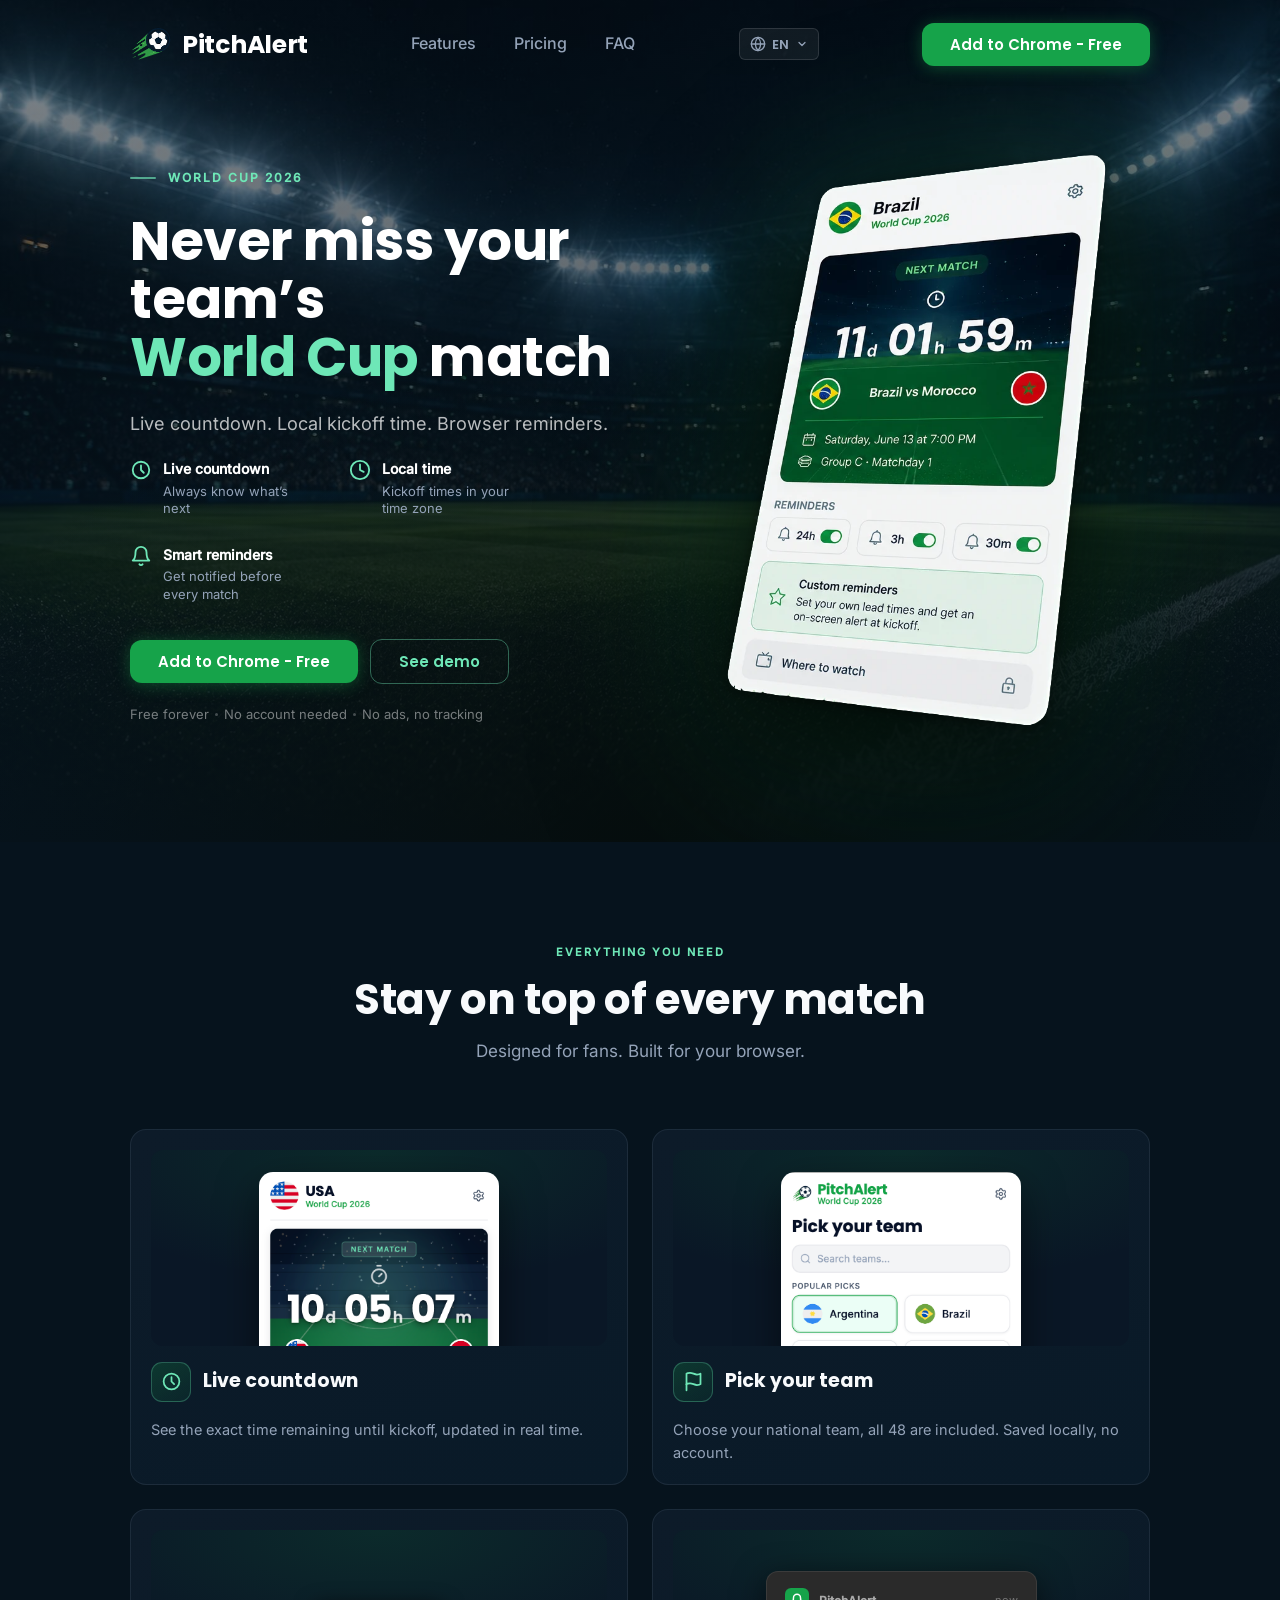
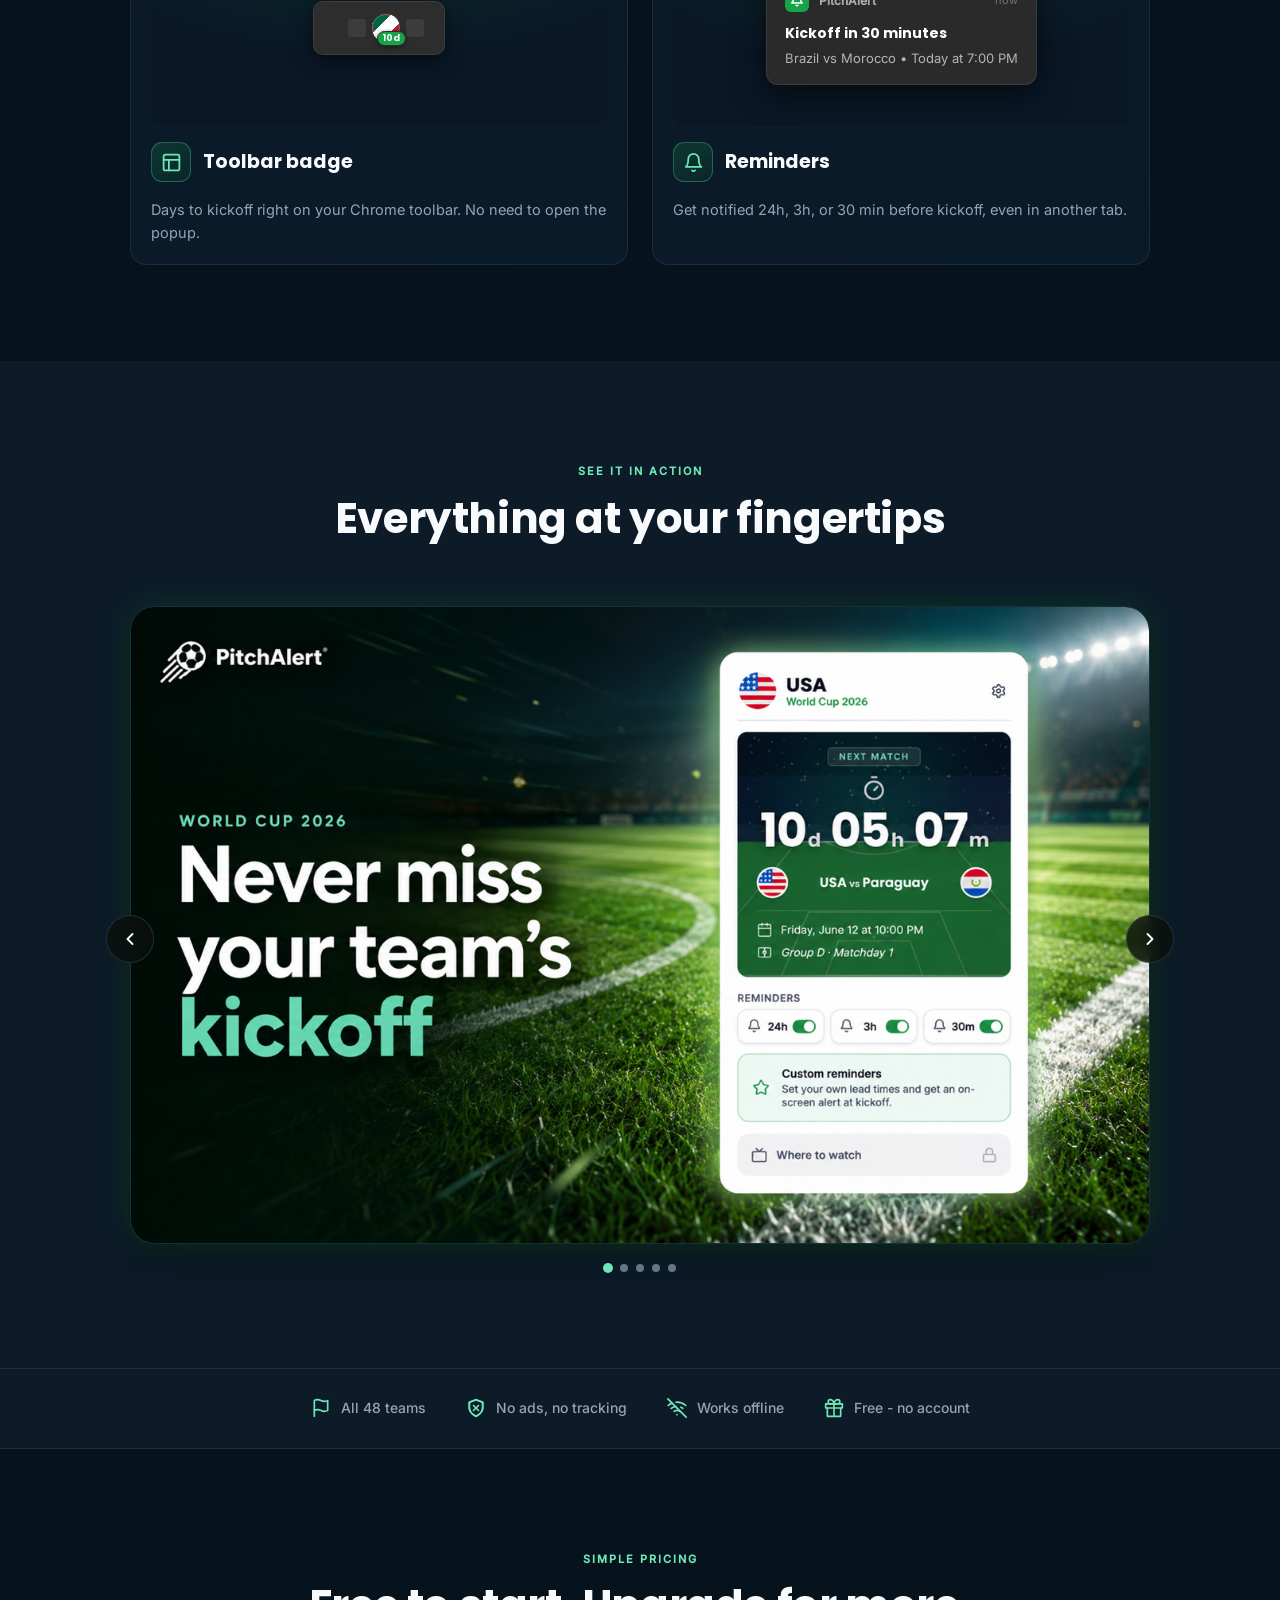
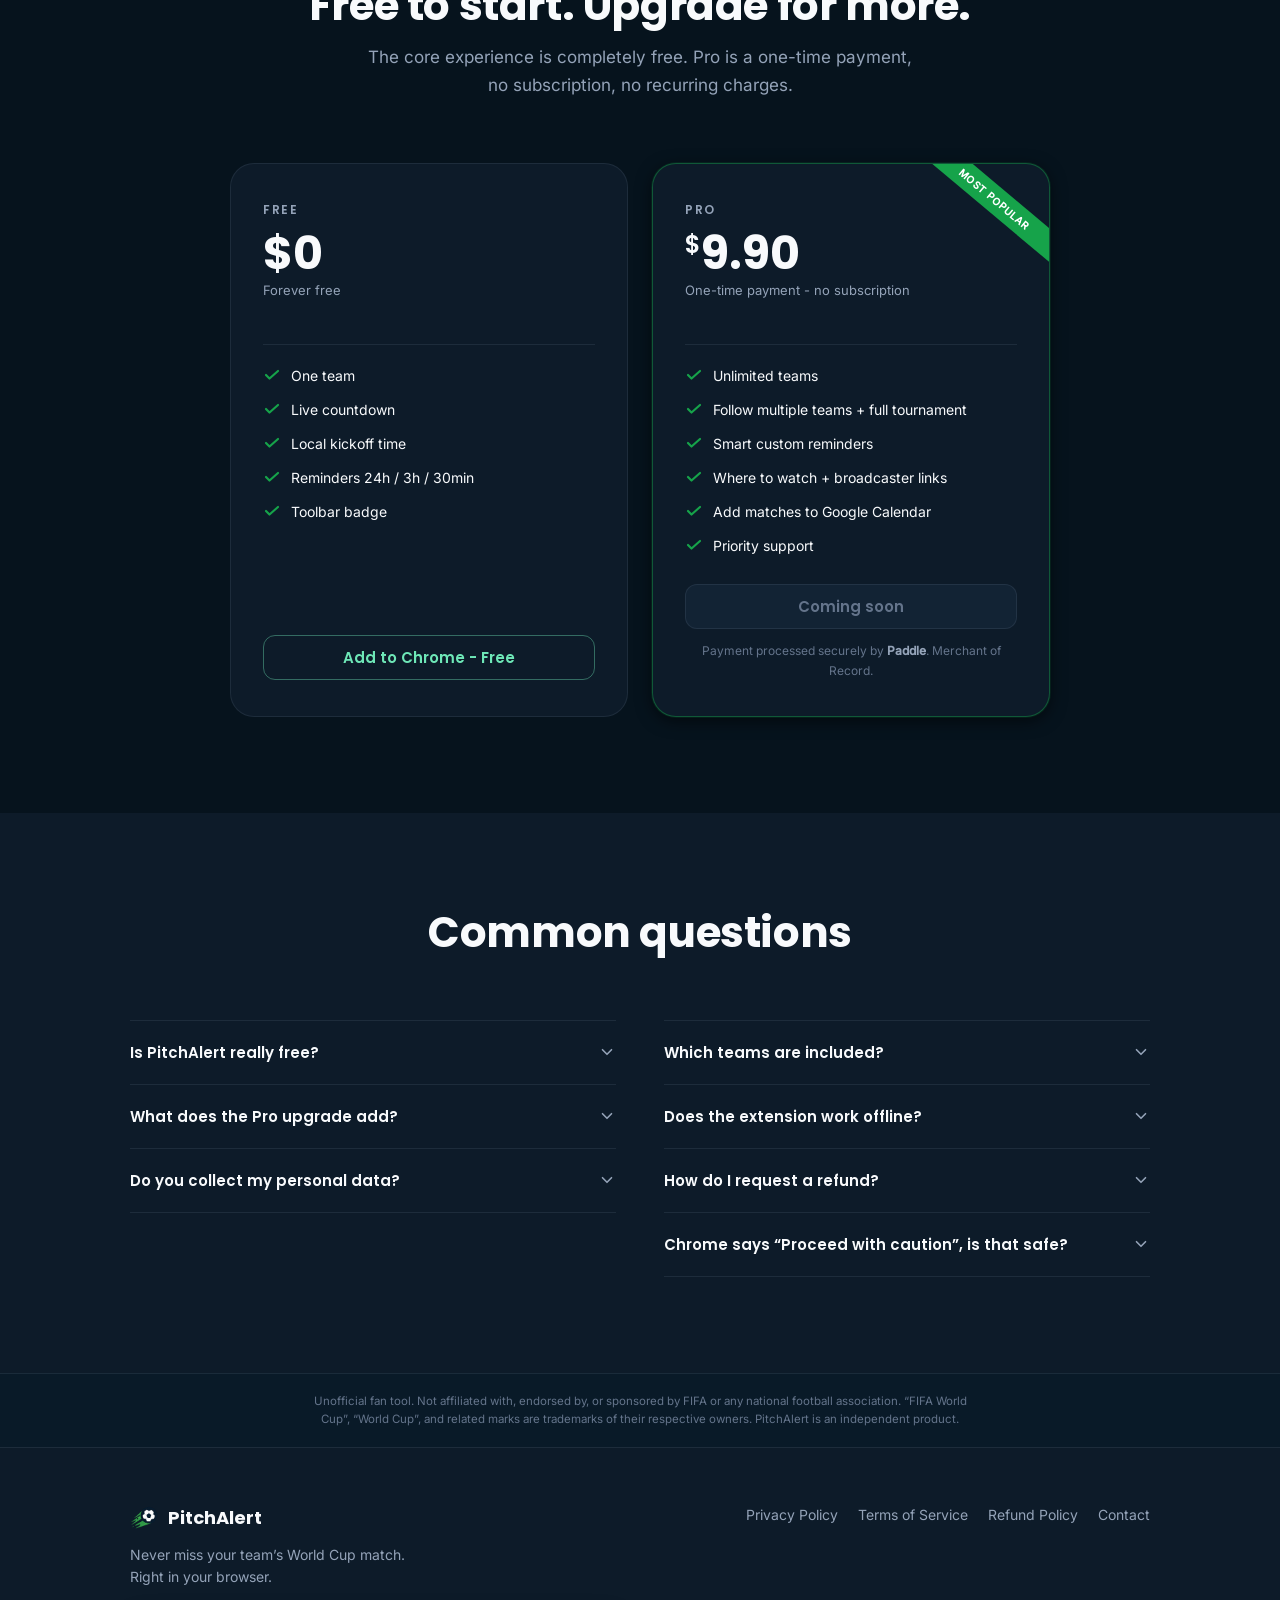
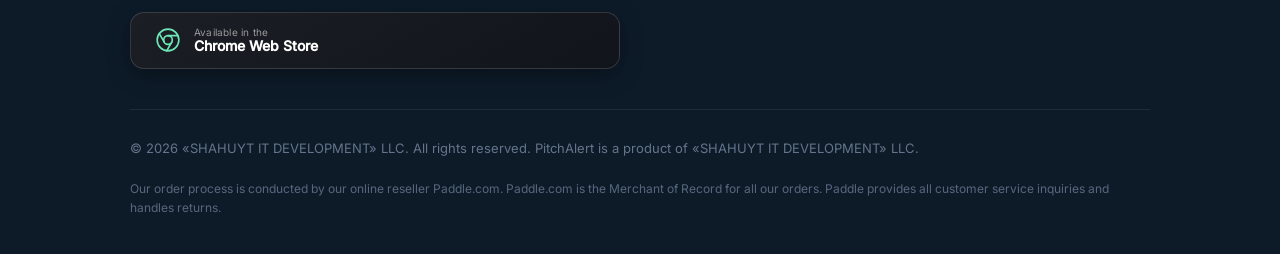
<file: index.html>
<!DOCTYPE html>
<html lang="en">
<head>
  <meta charset="UTF-8">
  <meta name="viewport" content="width=device-width, initial-scale=1.0">
  <title data-i18n="meta.title">PitchAlert | Never Miss Your Team's World Cup 2026 Match</title>
  <meta name="description" data-i18n-attr="content:meta.description" content="PitchAlert gives you a live countdown to your national team's next World Cup 2026 match, kickoff time in your local timezone, and reminders 24h, 3h, and 30 min before kickoff, right in your browser.">
  <link rel="icon" type="image/png" href="assets/logo/mark.png">
  <link rel="stylesheet" href="assets/css/style.css">
  <!-- i18n dictionaries — synchronous, no FOUC -->
  <script src="assets/js/i18n-data.js"></script>
</head>
<body>

  <!-- =====================================================================
       NAV, fixed, transparent over hero, solidifies on scroll (nav.js)
  ====================================================================== -->
  <header>
    <nav class="site-nav" aria-label="Main navigation">
      <div class="container nav-inner">

        <a href="/" class="nav-brand" data-i18n-attr="aria-label:nav.home" aria-label="PitchAlert home">
          <img src="assets/logo/mark.png" alt="" class="nav-brand-mark" width="32" height="32">
          <span class="nav-brand-name">PitchAlert</span>
        </a>

        <ul class="nav-links" role="list">
          <li><a href="#features" data-i18n="nav.features">Features</a></li>
          <li><a href="#pricing" data-i18n="nav.pricing">Pricing</a></li>
          <li><a href="#faq" data-i18n="nav.faq">FAQ</a></li>
        </ul>

        <!-- Language switcher -->
        <div class="lang-switcher" role="navigation" aria-label="Language">
          <button
            class="lang-switcher-toggle"
            aria-haspopup="true"
            aria-expanded="false"
            data-i18n-attr="aria-label:nav.langLabel"
            aria-label="Language"
          >
            <!-- Globe icon -->
            <svg width="16" height="16" viewBox="0 0 24 24" fill="none" stroke="currentColor"
                 stroke-width="2" stroke-linecap="round" stroke-linejoin="round" aria-hidden="true">
              <circle cx="12" cy="12" r="10"/>
              <line x1="2" y1="12" x2="22" y2="12"/>
              <path d="M12 2a15.3 15.3 0 0 1 4 10 15.3 15.3 0 0 1-4 10 15.3 15.3 0 0 1-4-10 15.3 15.3 0 0 1 4-10z"/>
            </svg>
            <span class="lang-switcher-current">EN</span>
            <svg class="lang-switcher-chevron" width="12" height="12" viewBox="0 0 24 24" fill="none"
                 stroke="currentColor" stroke-width="2.5" stroke-linecap="round" stroke-linejoin="round" aria-hidden="true">
              <polyline points="6 9 12 15 18 9"/>
            </svg>
          </button>
          <ul class="lang-dropdown" role="list">
            <li>
              <button class="lang-btn lang-btn--active" data-lang="en" aria-current="true">
                <span class="lang-btn-code">EN</span>
                <span class="lang-btn-name">English</span>
              </button>
            </li>
            <li>
              <button class="lang-btn" data-lang="es" aria-current="false">
                <span class="lang-btn-code">ES</span>
                <span class="lang-btn-name">Español</span>
              </button>
            </li>
            <li>
              <button class="lang-btn" data-lang="pt-br" aria-current="false">
                <span class="lang-btn-code">PT</span>
                <span class="lang-btn-name">Português</span>
              </button>
            </li>
          </ul>
        </div>

        <a
          href="https://chromewebstore.google.com/detail/pitchalert/bgmcmmhmpmnfkdcknpfgkmeljocdfhgc"
          class="btn btn-primary nav-cta"
          rel="noopener noreferrer"
          target="_blank"
          data-i18n="nav.cta"
        >
          <svg width="18" height="18" viewBox="0 0 24 24" fill="none" stroke="currentColor"
               stroke-width="2" stroke-linecap="round" stroke-linejoin="round" aria-hidden="true">
            <circle cx="12" cy="12" r="10"/>
            <circle cx="12" cy="12" r="4"/>
            <line x1="21.17" y1="8" x2="12" y2="8"/>
            <line x1="3.95" y1="6.06" x2="8.54" y2="14"/>
            <line x1="10.88" y1="21.94" x2="15.46" y2="14"/>
          </svg>
          Add to Chrome - Free
        </a>

      </div>
    </nav>
  </header>

  <main>

    <!-- ==================================================================
         HERO, stadium bg (see --stadium-bg in style.css to swap photo)
    =================================================================== -->
    <section class="hero" aria-labelledby="hero-heading">
      <div class="container hero-inner">

        <!-- Copy side -->
        <div class="hero-copy">

          <p class="hero-eyebrow" data-i18n="hero.eyebrow">World Cup 2026</p>

          <h1 class="hero-title" id="hero-heading">
            <span data-i18n="hero.title">Never miss your team's</span>
            <span class="hero-title-hl"><em data-i18n="hero.titleHlEm">World Cup</em> <span data-i18n="hero.titleHl">match</span></span>
          </h1>

          <p class="hero-sub" data-i18n="hero.sub">
            Live countdown. Local kickoff time. Browser reminders.
          </p>

          <!-- 3 hero features: icon + title + description (matches the source design) -->
          <div class="hero-feats" role="list" aria-label="Key features">
            <div class="hero-feat" role="listitem">
              <span class="hero-feat-icon" aria-hidden="true">
                <svg viewBox="0 0 24 24"><circle cx="12" cy="12" r="9"/><polyline points="12 7 12 12 15 15"/></svg>
              </span>
              <span class="hero-feat-text">
                <span class="hero-feat-title" data-i18n="hero.feat1Title">Live countdown</span>
                <span class="hero-feat-desc" data-i18n="hero.feat1Desc">Always know what's next</span>
              </span>
            </div>
            <div class="hero-feat" role="listitem">
              <span class="hero-feat-icon" aria-hidden="true">
                <svg viewBox="0 0 24 24"><circle cx="12" cy="12" r="10"/><polyline points="12 6 12 12 16 14"/></svg>
              </span>
              <span class="hero-feat-text">
                <span class="hero-feat-title" data-i18n="hero.feat2Title">Local time</span>
                <span class="hero-feat-desc" data-i18n="hero.feat2Desc">Kickoff times in your time zone</span>
              </span>
            </div>
            <div class="hero-feat" role="listitem">
              <span class="hero-feat-icon" aria-hidden="true">
                <svg viewBox="0 0 24 24"><path d="M18 8A6 6 0 0 0 6 8c0 7-3 9-3 9h18s-3-2-3-9"/><path d="M13.73 21a2 2 0 0 1-3.46 0"/></svg>
              </span>
              <span class="hero-feat-text">
                <span class="hero-feat-title" data-i18n="hero.feat3Title">Smart reminders</span>
                <span class="hero-feat-desc" data-i18n="hero.feat3Desc">Get notified before every match</span>
              </span>
            </div>
          </div>

          <div class="hero-actions">
            <a
              href="https://chromewebstore.google.com/detail/pitchalert/bgmcmmhmpmnfkdcknpfgkmeljocdfhgc"
              class="btn btn-primary"
              rel="noopener noreferrer"
              target="_blank"
              data-i18n="hero.ctaPrimary"
            >
              <!-- Chrome icon -->
              <svg width="18" height="18" viewBox="0 0 24 24" fill="none" stroke="currentColor"
                   stroke-width="2" stroke-linecap="round" stroke-linejoin="round" aria-hidden="true">
                <circle cx="12" cy="12" r="10"/>
                <circle cx="12" cy="12" r="4"/>
                <line x1="21.17" y1="8" x2="12" y2="8"/>
                <line x1="3.95" y1="6.06" x2="8.54" y2="14"/>
                <line x1="10.88" y1="21.94" x2="15.46" y2="14"/>
              </svg>
              Add to Chrome - Free
            </a>
            <a href="#screenshots" class="btn btn-outline" data-i18n="hero.ctaSecondary">See demo</a>
          </div>

          <p class="hero-proof">
            <span data-i18n="hero.proof1">Free forever</span>
            <span class="hero-proof-dot" aria-hidden="true"></span>
            <span data-i18n="hero.proof2">No account needed</span>
            <span class="hero-proof-dot" aria-hidden="true"></span>
            <span data-i18n="hero.proof3">No ads, no tracking</span>
          </p>

        </div>

        <!-- Visual side, 3D-tilted popup screenshot -->
        <div class="hero-visual" aria-hidden="true">
          <div class="hero-screenshot-wrap">
            <img
              src="assets/screenshots/hero.webp"
              alt="PitchAlert extension popup showing a countdown to the Brazil match with live timer and reminder toggles"
              data-i18n-attr="alt:hero.shotAlt"
              class="hero-screenshot"
              width="400"
              height="577"
              loading="eager"
            >
          </div>
        </div>

      </div>
    </section>

    <!-- ==================================================================
         FEATURES, 4 alternating feature rows
    =================================================================== -->
    <section class="section section-dark" id="features" aria-labelledby="features-heading">
      <div class="container">

        <div class="section-header">
          <span class="section-label" data-i18n="features.label">Everything you need</span>
          <h2 class="section-title" id="features-heading" data-i18n="features.title">Stay on top of every match</h2>
          <p class="section-sub" data-i18n="features.sub">Designed for fans. Built for your browser.</p>
        </div>

        <div class="features-grid">

          <article class="feature-card">
            <div class="feature-card-visual">
              <img src="assets/screenshots/feat-countdown.png"
                   alt="PitchAlert countdown screen showing the live timer to the next USA match"
                   data-i18n-attr="alt:features.card1ImgAlt"
                   loading="lazy">
            </div>
            <div class="feature-card-head">
              <span class="feature-card-icon" aria-hidden="true">
                <svg viewBox="0 0 24 24"><circle cx="12" cy="12" r="9"/><polyline points="12 7 12 12 15 15"/></svg>
              </span>
              <h3 class="feature-card-title" data-i18n="features.card1Title">Live countdown</h3>
            </div>
            <p class="feature-card-desc" data-i18n="features.card1Desc">See the exact time remaining until kickoff, updated in real time.</p>
          </article>

          <article class="feature-card">
            <div class="feature-card-visual">
              <img src="assets/screenshots/feat-picker.png"
                   alt="PitchAlert team picker showing all 48 World Cup teams"
                   data-i18n-attr="alt:features.card2ImgAlt"
                   loading="lazy">
            </div>
            <div class="feature-card-head">
              <span class="feature-card-icon" aria-hidden="true">
                <svg viewBox="0 0 24 24"><path d="M4 15s1-1 4-1 5 2 8 2 4-1 4-1V3s-1 1-4 1-5-2-8-2-4 1-4 1z"/><line x1="4" y1="22" x2="4" y2="15"/></svg>
              </span>
              <h3 class="feature-card-title" data-i18n="features.card2Title">Pick your team</h3>
            </div>
            <p class="feature-card-desc" data-i18n="features.card2Desc">Choose your national team, all 48 are included. Saved locally, no account.</p>
          </article>

          <article class="feature-card">
            <div class="feature-card-visual feature-card-visual--mock" aria-hidden="true">
              <div class="toolbar-mock" role="img"
                   aria-label="Chrome toolbar showing PitchAlert icon with a 10-day countdown badge"
                   data-i18n-attr="aria-label:features.card3MockAlt">
                <div class="toolbar-mock-bar"></div>
                <div class="toolbar-mock-actions">
                  <div class="toolbar-mock-btn"></div>
                  <div class="toolbar-mock-ext">
                    <div class="toolbar-mock-ext-flag" aria-hidden="true"></div>
                    <span class="toolbar-mock-badge">10d</span>
                  </div>
                  <div class="toolbar-mock-btn"></div>
                </div>
              </div>
            </div>
            <div class="feature-card-head">
              <span class="feature-card-icon" aria-hidden="true">
                <svg viewBox="0 0 24 24"><rect x="3" y="3" width="18" height="18" rx="2" ry="2"/><line x1="3" y1="9" x2="21" y2="9"/><line x1="9" y1="21" x2="9" y2="9"/></svg>
              </span>
              <h3 class="feature-card-title" data-i18n="features.card3Title">Toolbar badge</h3>
            </div>
            <p class="feature-card-desc" data-i18n="features.card3Desc">Days to kickoff right on your Chrome toolbar. No need to open the popup.</p>
          </article>

          <article class="feature-card">
            <div class="feature-card-visual feature-card-visual--mock" aria-hidden="true">
              <div class="notif-mock" role="img"
                   aria-label="Chrome notification: Kickoff in 30 minutes, Brazil vs Morocco, Today at 7:00 PM"
                   data-i18n-attr="aria-label:features.card4MockAlt">
                <div class="notif-mock-header">
                  <div class="notif-mock-icon">
                    <svg viewBox="0 0 24 24"><path d="M18 8A6 6 0 0 0 6 8c0 7-3 9-3 9h18s-3-2-3-9"/><path d="M13.73 21a2 2 0 0 1-3.46 0"/></svg>
                  </div>
                  <span class="notif-mock-app">PitchAlert</span>
                  <span class="notif-mock-time">now</span>
                </div>
                <p class="notif-mock-title" data-i18n="features.card4NotifTitle">Kickoff in 30 minutes</p>
                <p class="notif-mock-body" data-i18n="features.card4NotifBody">Brazil vs Morocco &bull; Today at 7:00 PM</p>
              </div>
            </div>
            <div class="feature-card-head">
              <span class="feature-card-icon" aria-hidden="true">
                <svg viewBox="0 0 24 24"><path d="M18 8A6 6 0 0 0 6 8c0 7-3 9-3 9h18s-3-2-3-9"/><path d="M13.73 21a2 2 0 0 1-3.46 0"/></svg>
              </span>
              <h3 class="feature-card-title" data-i18n="features.card4Title">Reminders</h3>
            </div>
            <p class="feature-card-desc" data-i18n="features.card4Desc">Get notified 24h, 3h, or 30 min before kickoff, even in another tab.</p>
          </article>

        </div>
      </div>
    </section>

    <!-- ==================================================================
         CAROUSEL, "See it in action"
    =================================================================== -->
    <section class="section section-alt" id="screenshots" aria-labelledby="carousel-heading">
      <div class="container">

        <div class="section-header">
          <span class="section-label" data-i18n="carousel.label">See it in action</span>
          <h2 class="section-title" id="carousel-heading" data-i18n="carousel.title">Everything at your fingertips</h2>
        </div>

        <div class="carousel-wrapper" role="region"
             aria-label="Extension screenshots carousel"
             data-i18n-attr="aria-label:carousel.regionLabel"
             tabindex="0">

          <div class="carousel-track-outer">
            <div class="carousel-track" aria-live="polite">
              <div class="carousel-slide" aria-hidden="false">
                <img src="assets/screenshots/carousel-1.png"
                     alt="PitchAlert, main countdown screen showing the next match"
                     data-i18n-attr="alt:carousel.slide1Alt"
                     loading="lazy" width="1280" height="800">
              </div>
              <div class="carousel-slide" aria-hidden="true">
                <img src="assets/screenshots/carousel-2.png"
                     alt="PitchAlert, team picker with all 48 World Cup teams"
                     data-i18n-attr="alt:carousel.slide2Alt"
                     loading="lazy" width="1280" height="800">
              </div>
              <div class="carousel-slide" aria-hidden="true">
                <img src="assets/screenshots/carousel-3.png"
                     alt="PitchAlert, reminder settings screen"
                     data-i18n-attr="alt:carousel.slide3Alt"
                     loading="lazy" width="1280" height="800">
              </div>
              <div class="carousel-slide" aria-hidden="true">
                <img src="assets/screenshots/carousel-4.png"
                     alt="PitchAlert, full match schedule view"
                     data-i18n-attr="alt:carousel.slide4Alt"
                     loading="lazy" width="1280" height="800">
              </div>
              <div class="carousel-slide" aria-hidden="true">
                <img src="assets/screenshots/carousel-5.png"
                     alt="PitchAlert, share with friends screen"
                     data-i18n-attr="alt:carousel.slide5Alt"
                     loading="lazy" width="1280" height="800">
              </div>
            </div>
          </div>

          <button class="carousel-btn carousel-btn-prev"
                  aria-label="Previous screenshot"
                  data-i18n-attr="aria-label:carousel.prevBtn">
            <svg viewBox="0 0 24 24" aria-hidden="true"><polyline points="15 18 9 12 15 6"/></svg>
          </button>
          <button class="carousel-btn carousel-btn-next"
                  aria-label="Next screenshot"
                  data-i18n-attr="aria-label:carousel.nextBtn">
            <svg viewBox="0 0 24 24" aria-hidden="true"><polyline points="9 18 15 12 9 6"/></svg>
          </button>

          <div class="carousel-dots" role="list"
               aria-label="Slide indicators">
            <button class="carousel-dot active" role="listitem"
                    aria-label="Slide 1" data-i18n-attr="aria-label:carousel.slide1Indicator"
                    aria-current="true"></button>
            <button class="carousel-dot" role="listitem"
                    aria-label="Slide 2" data-i18n-attr="aria-label:carousel.slide2Indicator"
                    aria-current="false"></button>
            <button class="carousel-dot" role="listitem"
                    aria-label="Slide 3" data-i18n-attr="aria-label:carousel.slide3Indicator"
                    aria-current="false"></button>
            <button class="carousel-dot" role="listitem"
                    aria-label="Slide 4" data-i18n-attr="aria-label:carousel.slide4Indicator"
                    aria-current="false"></button>
            <button class="carousel-dot" role="listitem"
                    aria-label="Slide 5" data-i18n-attr="aria-label:carousel.slide5Indicator"
                    aria-current="false"></button>
          </div>

        </div>
      </div>
    </section>

    <!-- ==================================================================
         TRUST BAR
    =================================================================== -->
    <div class="trust-bar" role="region"
         aria-label="Key facts"
         data-i18n-attr="aria-label:trust.regionLabel">
      <div class="container">
        <ul class="trust-items" role="list">

          <li class="trust-item">
            <!-- Flag icon -->
            <svg viewBox="0 0 24 24" aria-hidden="true"><path d="M4 15s1-1 4-1 5 2 8 2 4-1 4-1V3s-1 1-4 1-5-2-8-2-4 1-4 1z"/><line x1="4" y1="22" x2="4" y2="15"/></svg>
            <span data-i18n="trust.item1">All 48 teams</span>
          </li>

          <li class="trust-item">
            <!-- Shield off / no tracking icon -->
            <svg viewBox="0 0 24 24" aria-hidden="true"><path d="M12 22s8-4 8-10V5l-8-3-8 3v7c0 6 8 10 8 10z"/><line x1="9" y1="12" x2="15" y2="12" stroke-width="0" fill="none"/>
              <path d="M12 22s8-4 8-10V5l-8-3-8 3v7c0 6 8 10 8 10z"/>
              <line x1="9" y1="9" x2="15" y2="15"/><line x1="15" y1="9" x2="9" y2="15"/>
            </svg>
            <span data-i18n="trust.item2">No ads, no tracking</span>
          </li>

          <li class="trust-item">
            <!-- Wifi-off icon -->
            <svg viewBox="0 0 24 24" aria-hidden="true"><line x1="1" y1="1" x2="23" y2="23"/><path d="M16.72 11.06A10.94 10.94 0 0 1 19 12.55"/><path d="M5 12.55a10.94 10.94 0 0 1 5.17-2.39"/><path d="M10.71 5.05A16 16 0 0 1 22.56 9"/><path d="M1.42 9a15.91 15.91 0 0 1 4.7-2.88"/><path d="M8.53 16.11a6 6 0 0 1 6.95 0"/><line x1="12" y1="20" x2="12.01" y2="20"/></svg>
            <span data-i18n="trust.item3">Works offline</span>
          </li>

          <li class="trust-item">
            <!-- Tag / free icon -->
            <svg viewBox="0 0 24 24" aria-hidden="true"><polyline points="20 12 20 22 4 22 4 12"/><rect x="2" y="7" width="20" height="5"/><line x1="12" y1="22" x2="12" y2="7"/><path d="M12 7H7.5a2.5 2.5 0 0 1 0-5C11 2 12 7 12 7z"/><path d="M12 7h4.5a2.5 2.5 0 0 0 0-5C13 2 12 7 12 7z"/></svg>
            <span data-i18n="trust.item4">Free - no account</span>
          </li>

        </ul>
      </div>
    </div>

    <!-- ==================================================================
         PRICING
    =================================================================== -->
    <section class="section section-dark" id="pricing" aria-labelledby="pricing-heading">
      <div class="container">

        <div class="section-header">
          <span class="section-label" data-i18n="pricing.label">Simple pricing</span>
          <h2 class="section-title" id="pricing-heading" data-i18n="pricing.title">Free to start. Upgrade for more.</h2>
          <p class="section-sub" data-i18n="pricing.sub">The core experience is completely free. Pro is a one-time payment, no subscription, no recurring charges.</p>
        </div>

        <div class="pricing-grid">

          <!-- Free -->
          <div class="pricing-card">
            <p class="pricing-plan-name" data-i18n="pricing.freePlan">Free</p>
            <div class="pricing-price" aria-label="$0" data-i18n-attr="aria-label:pricing.freePrice">
              $<span>0</span>
            </div>
            <p class="pricing-price-note" data-i18n="pricing.freePriceNote">Forever free</p>

            <hr class="pricing-divider" aria-hidden="true">

            <ul class="pricing-features" role="list">
              <li class="pricing-feature">
                <svg class="pricing-feature-icon pricing-feature-icon--check" viewBox="0 0 18 18"
                     fill="none" stroke="currentColor" stroke-width="2.2"
                     stroke-linecap="round" stroke-linejoin="round" aria-hidden="true">
                  <polyline points="3 9 6.5 12.5 15 5"/>
                </svg>
                <span data-i18n="pricing.free1">One team</span>
              </li>
              <li class="pricing-feature">
                <svg class="pricing-feature-icon pricing-feature-icon--check" viewBox="0 0 18 18"
                     fill="none" stroke="currentColor" stroke-width="2.2"
                     stroke-linecap="round" stroke-linejoin="round" aria-hidden="true">
                  <polyline points="3 9 6.5 12.5 15 5"/>
                </svg>
                <span data-i18n="pricing.free2">Live countdown</span>
              </li>
              <li class="pricing-feature">
                <svg class="pricing-feature-icon pricing-feature-icon--check" viewBox="0 0 18 18"
                     fill="none" stroke="currentColor" stroke-width="2.2"
                     stroke-linecap="round" stroke-linejoin="round" aria-hidden="true">
                  <polyline points="3 9 6.5 12.5 15 5"/>
                </svg>
                <span data-i18n="pricing.free3">Local kickoff time</span>
              </li>
              <li class="pricing-feature">
                <svg class="pricing-feature-icon pricing-feature-icon--check" viewBox="0 0 18 18"
                     fill="none" stroke="currentColor" stroke-width="2.2"
                     stroke-linecap="round" stroke-linejoin="round" aria-hidden="true">
                  <polyline points="3 9 6.5 12.5 15 5"/>
                </svg>
                <span data-i18n="pricing.free4">Reminders 24h / 3h / 30min</span>
              </li>
              <li class="pricing-feature">
                <svg class="pricing-feature-icon pricing-feature-icon--check" viewBox="0 0 18 18"
                     fill="none" stroke="currentColor" stroke-width="2.2"
                     stroke-linecap="round" stroke-linejoin="round" aria-hidden="true">
                  <polyline points="3 9 6.5 12.5 15 5"/>
                </svg>
                <span data-i18n="pricing.free5">Toolbar badge</span>
              </li>
            </ul>

            <a
              href="https://chromewebstore.google.com/detail/pitchalert/bgmcmmhmpmnfkdcknpfgkmeljocdfhgc"
              class="btn btn-outline"
              rel="noopener noreferrer"
              target="_blank"
              data-i18n="pricing.freeCta"
            >
              Add to Chrome - Free
            </a>
          </div>

          <!-- Pro -->
          <div class="pricing-card pricing-card--pro">
            <div class="pricing-badge" data-i18n-attr="aria-label:pricing.proBadge" aria-label="Most popular">
              <span data-i18n="pricing.proBadge">MOST POPULAR</span>
            </div>
            <p class="pricing-plan-name" data-i18n="pricing.proPlan">Pro</p>
            <div class="pricing-price" aria-label="$9.90" data-i18n-attr="aria-label:pricing.proPrice">
              <sup>$</sup>9.90
            </div>
            <p class="pricing-price-note" data-i18n="pricing.proPriceNote">One-time payment - no subscription</p>

            <hr class="pricing-divider" aria-hidden="true">

            <ul class="pricing-features" role="list">
              <li class="pricing-feature">
                <svg class="pricing-feature-icon pricing-feature-icon--check" viewBox="0 0 18 18"
                     fill="none" stroke="currentColor" stroke-width="2.2"
                     stroke-linecap="round" stroke-linejoin="round" aria-hidden="true">
                  <polyline points="3 9 6.5 12.5 15 5"/>
                </svg>
                <span data-i18n="pricing.pro1">Unlimited teams</span>
              </li>
              <li class="pricing-feature">
                <svg class="pricing-feature-icon pricing-feature-icon--check" viewBox="0 0 18 18"
                     fill="none" stroke="currentColor" stroke-width="2.2"
                     stroke-linecap="round" stroke-linejoin="round" aria-hidden="true">
                  <polyline points="3 9 6.5 12.5 15 5"/>
                </svg>
                <span data-i18n="pricing.pro2">Follow multiple teams + full tournament</span>
              </li>
              <li class="pricing-feature">
                <svg class="pricing-feature-icon pricing-feature-icon--check" viewBox="0 0 18 18"
                     fill="none" stroke="currentColor" stroke-width="2.2"
                     stroke-linecap="round" stroke-linejoin="round" aria-hidden="true">
                  <polyline points="3 9 6.5 12.5 15 5"/>
                </svg>
                <span data-i18n="pricing.pro3">Smart custom reminders</span>
              </li>
              <li class="pricing-feature">
                <svg class="pricing-feature-icon pricing-feature-icon--check" viewBox="0 0 18 18"
                     fill="none" stroke="currentColor" stroke-width="2.2"
                     stroke-linecap="round" stroke-linejoin="round" aria-hidden="true">
                  <polyline points="3 9 6.5 12.5 15 5"/>
                </svg>
                <span data-i18n="pricing.pro4">Where to watch + broadcaster links</span>
              </li>
              <li class="pricing-feature">
                <svg class="pricing-feature-icon pricing-feature-icon--check" viewBox="0 0 18 18"
                     fill="none" stroke="currentColor" stroke-width="2.2"
                     stroke-linecap="round" stroke-linejoin="round" aria-hidden="true">
                  <polyline points="3 9 6.5 12.5 15 5"/>
                </svg>
                <span data-i18n="pricing.pro5">Add matches to Google Calendar</span>
              </li>
              <li class="pricing-feature">
                <svg class="pricing-feature-icon pricing-feature-icon--check" viewBox="0 0 18 18"
                     fill="none" stroke="currentColor" stroke-width="2.2"
                     stroke-linecap="round" stroke-linejoin="round" aria-hidden="true">
                  <polyline points="3 9 6.5 12.5 15 5"/>
                </svg>
                <span data-i18n="pricing.pro6">Priority support</span>
              </li>
            </ul>

            <!-- Pro CTA, disabled until Paddle is live. href kept as comment for wiring later.
                 __PADDLE_CHECKOUT_URL__ -->
            <button class="btn btn-disabled" disabled aria-disabled="true" data-i18n="pricing.proComingSoon">
              Coming soon
            </button>
            <p class="pricing-note" data-i18n="pricing.proNote" data-i18n-html>Payment processed securely by <strong>Paddle</strong>. Merchant of Record.</p>
          </div>

        </div>
      </div>
    </section>

    <!-- ==================================================================
         FAQ, two columns
    =================================================================== -->
    <section class="section section-alt" id="faq" aria-labelledby="faq-heading">
      <div class="container">

        <div class="section-header">
          <h2 class="section-title" id="faq-heading" data-i18n="faq.title">Common questions</h2>
        </div>

        <div class="faq-cols">

          <!-- Left column -->
          <div class="faq-col">
            <ul class="faq-list" role="list">

              <li class="faq-item">
                <button class="faq-question" aria-expanded="false" aria-controls="faq-1-answer" id="faq-1-btn">
                  <span data-i18n="faq.q1">Is PitchAlert really free?</span>
                  <svg class="faq-chevron" viewBox="0 0 24 24" fill="none" stroke="currentColor"
                       stroke-width="2.2" stroke-linecap="round" stroke-linejoin="round" aria-hidden="true">
                    <polyline points="6 9 12 15 18 9"/>
                  </svg>
                </button>
                <div class="faq-answer" id="faq-1-answer" role="region" aria-labelledby="faq-1-btn">
                  <div class="faq-answer-inner" data-i18n="faq.a1">
                    Yes. The core features, countdown, local kickoff time, 24h / 3h / 30min reminders, and following one national team, are free forever. No account, no subscription, no ads.
                  </div>
                </div>
              </li>

              <li class="faq-item">
                <button class="faq-question" aria-expanded="false" aria-controls="faq-2-answer" id="faq-2-btn">
                  <span data-i18n="faq.q2">What does the Pro upgrade add?</span>
                  <svg class="faq-chevron" viewBox="0 0 24 24" fill="none" stroke="currentColor"
                       stroke-width="2.2" stroke-linecap="round" stroke-linejoin="round" aria-hidden="true">
                    <polyline points="6 9 12 15 18 9"/>
                  </svg>
                </button>
                <div class="faq-answer" id="faq-2-answer" role="region" aria-labelledby="faq-2-btn">
                  <div class="faq-answer-inner" data-i18n="faq.a2">
                    Pro is a one-time payment of $9.90 (no subscription). It unlocks: following multiple teams with a full-tournament view, smart custom reminders, where-to-watch broadcaster links by country, and adding matches to Google Calendar or downloading an .ics file.
                  </div>
                </div>
              </li>

              <li class="faq-item">
                <button class="faq-question" aria-expanded="false" aria-controls="faq-3-answer" id="faq-3-btn">
                  <span data-i18n="faq.q3">Do you collect my personal data?</span>
                  <svg class="faq-chevron" viewBox="0 0 24 24" fill="none" stroke="currentColor"
                       stroke-width="2.2" stroke-linecap="round" stroke-linejoin="round" aria-hidden="true">
                    <polyline points="6 9 12 15 18 9"/>
                  </svg>
                </button>
                <div class="faq-answer" id="faq-3-answer" role="region" aria-labelledby="faq-3-btn">
                  <div class="faq-answer-inner" data-i18n="faq.a3">
                    No. PitchAlert stores only your selected team and reminder preferences locally on your device using Chrome's built-in storage. Nothing is sent to any server. No analytics, no tracking pixels, no third-party scripts, in the extension or on this website.
                  </div>
                </div>
              </li>

            </ul>
          </div>

          <!-- Right column -->
          <div class="faq-col">
            <ul class="faq-list" role="list">

              <li class="faq-item">
                <button class="faq-question" aria-expanded="false" aria-controls="faq-4-answer" id="faq-4-btn">
                  <span data-i18n="faq.q4">Which teams are included?</span>
                  <svg class="faq-chevron" viewBox="0 0 24 24" fill="none" stroke="currentColor"
                       stroke-width="2.2" stroke-linecap="round" stroke-linejoin="round" aria-hidden="true">
                    <polyline points="6 9 12 15 18 9"/>
                  </svg>
                </button>
                <div class="faq-answer" id="faq-4-answer" role="region" aria-labelledby="faq-4-btn">
                  <div class="faq-answer-inner" data-i18n="faq.a4">
                    All 48 national teams competing in the 2026 FIFA World Cup, spanning six confederations, UEFA, CONMEBOL, CONCACAF, CAF, AFC, and OFC. The full match schedule is bundled inside the extension.
                  </div>
                </div>
              </li>

              <li class="faq-item">
                <button class="faq-question" aria-expanded="false" aria-controls="faq-5-answer" id="faq-5-btn">
                  <span data-i18n="faq.q5">Does the extension work offline?</span>
                  <svg class="faq-chevron" viewBox="0 0 24 24" fill="none" stroke="currentColor"
                       stroke-width="2.2" stroke-linecap="round" stroke-linejoin="round" aria-hidden="true">
                    <polyline points="6 9 12 15 18 9"/>
                  </svg>
                </button>
                <div class="faq-answer" id="faq-5-answer" role="region" aria-labelledby="faq-5-btn">
                  <div class="faq-answer-inner" data-i18n="faq.a5">
                    Yes. The complete World Cup 2026 schedule is bundled inside the extension package. PitchAlert makes no network requests and works fully offline, reminders fire from Chrome's local alarm scheduler.
                  </div>
                </div>
              </li>

              <li class="faq-item">
                <button class="faq-question" aria-expanded="false" aria-controls="faq-6-answer" id="faq-6-btn">
                  <span data-i18n="faq.q6">How do I request a refund?</span>
                  <svg class="faq-chevron" viewBox="0 0 24 24" fill="none" stroke="currentColor"
                       stroke-width="2.2" stroke-linecap="round" stroke-linejoin="round" aria-hidden="true">
                    <polyline points="6 9 12 15 18 9"/>
                  </svg>
                </button>
                <div class="faq-answer" id="faq-6-answer" role="region" aria-labelledby="faq-6-btn">
                  <div class="faq-answer-inner" data-i18n="faq.a6" data-i18n-html>
                    We honour a 30-day refund window for Pro purchases. Email us at <a href="mailto:tgparm973@gmail.com">tgparm973@gmail.com</a> with your order number and we'll process the refund promptly. See the full <a href="refund.html">Refund Policy</a> for details.
                  </div>
                </div>
              </li>

              <li class="faq-item">
                <button class="faq-question" aria-expanded="false" aria-controls="faq-7-answer" id="faq-7-btn">
                  <span data-i18n="faq.q7">Chrome says "Proceed with caution", is that safe?</span>
                  <svg class="faq-chevron" viewBox="0 0 24 24" fill="none" stroke="currentColor"
                       stroke-width="2.2" stroke-linecap="round" stroke-linejoin="round" aria-hidden="true">
                    <polyline points="6 9 12 15 18 9"/>
                  </svg>
                </button>
                <div class="faq-answer" id="faq-7-answer" role="region" aria-labelledby="faq-7-btn">
                  <div class="faq-answer-inner" data-i18n="faq.a7">
                    Yes. Chrome shows that notice for any newly published extension that hasn't built up an install history yet with Enhanced Safe Browsing. It reflects our age in the store, not a security problem with the code. PitchAlert asks for only three permissions (alarms, notifications, storage), makes no network requests, and collects no data. Just click "Continue to install", the notice fades as more people install over time.
                  </div>
                </div>
              </li>

            </ul>
          </div>

        </div>
      </div>
    </section>

  </main>

  <!-- ==================================================================
       DISCLAIMER
  =================================================================== -->
  <div class="disclaimer" role="note">
    <div class="container">
      <p data-i18n="disclaimer.text">Unofficial fan tool. Not affiliated with, endorsed by, or sponsored by FIFA or any national football association. "FIFA World Cup", "World Cup", and related marks are trademarks of their respective owners. PitchAlert is an independent product.</p>
    </div>
  </div>

  <!-- ==================================================================
       FOOTER
  =================================================================== -->
  <footer class="site-footer" aria-label="Site footer">
    <div class="container">

      <div class="footer-top">

        <!-- Brand + CWS badge -->
        <div class="footer-brand-col">
          <div class="footer-brand">
            <img src="assets/logo/mark.png" alt="" class="footer-brand-mark" width="28" height="28">
            <span class="footer-brand-name">PitchAlert</span>
          </div>
          <p class="footer-tagline" data-i18n="footer.tagline">Never miss your team's World Cup match. Right in your browser.</p>

          <!--
            Chrome Web Store badge.
            Using a styled text badge as the official Google PNG requires
            a live network fetch (blocked in this build environment).
            To swap to the official image badge later, replace the <a> block
            below with:
              <a href="https://chromewebstore.google.com/detail/pitchalert/bgmcmmhmpmnfkdcknpfgkmeljocdfhgc"
                 target="_blank" rel="noopener noreferrer">
                <img src="assets/chrome-badge.png"
                     alt="Available in the Chrome Web Store"
                     width="248" height="75">
              </a>
          -->
          <a
            href="https://chromewebstore.google.com/detail/pitchalert/bgmcmmhmpmnfkdcknpfgkmeljocdfhgc"
            class="cws-badge"
            target="_blank"
            rel="noopener noreferrer"
            aria-label="Available in the Chrome Web Store"
            data-i18n-attr="aria-label:footer.cwsBadgeLabel"
          >
            <!-- Chrome logo SVG (inline, no external fetch) -->
            <svg class="cws-badge-chrome-icon" viewBox="0 0 24 24" fill="none"
                 stroke="currentColor" stroke-width="1.5" stroke-linecap="round"
                 stroke-linejoin="round" aria-hidden="true">
              <circle cx="12" cy="12" r="10"/>
              <circle cx="12" cy="12" r="4"/>
              <line x1="21.17" y1="8" x2="12" y2="8"/>
              <line x1="3.95" y1="6.06" x2="8.54" y2="14"/>
              <line x1="10.88" y1="21.94" x2="15.46" y2="14"/>
            </svg>
            <span class="cws-badge-text">
              <span class="cws-badge-text-top" data-i18n="footer.cwsBadgeTop">Available in the</span>
              <span class="cws-badge-text-bottom" data-i18n="footer.cwsBadgeBottom">Chrome Web Store</span>
            </span>
          </a>
        </div>

        <!-- Links + social -->
        <div class="footer-links-col">
          <nav class="footer-links" aria-label="Footer links">
            <a href="privacy.html">Privacy Policy</a>
            <a href="terms.html">Terms of Service</a>
            <a href="refund.html">Refund Policy</a>
            <a href="mailto:tgparm973@gmail.com">Contact</a>
          </nav>
        </div>

      </div>

      <div class="footer-bottom">
        <p class="footer-copy" data-i18n="footer.copyright">&copy; 2026 «SHAHUYT IT DEVELOPMENT» LLC. All rights reserved. PitchAlert is a product of «SHAHUYT IT DEVELOPMENT» LLC.</p>
        <p class="footer-mor">Our order process is conducted by our online reseller Paddle.com. Paddle.com is the Merchant of Record for all our orders. Paddle provides all customer service inquiries and handles returns.</p>
      </div>

    </div>
  </footer>

  <script src="assets/js/nav.js"></script>
  <script src="assets/js/faq.js"></script>
  <script src="assets/js/carousel.js"></script>
  <script src="assets/js/parallax.js"></script>
  <script src="assets/js/i18n.js" defer></script>
</body>
</html>
</file>
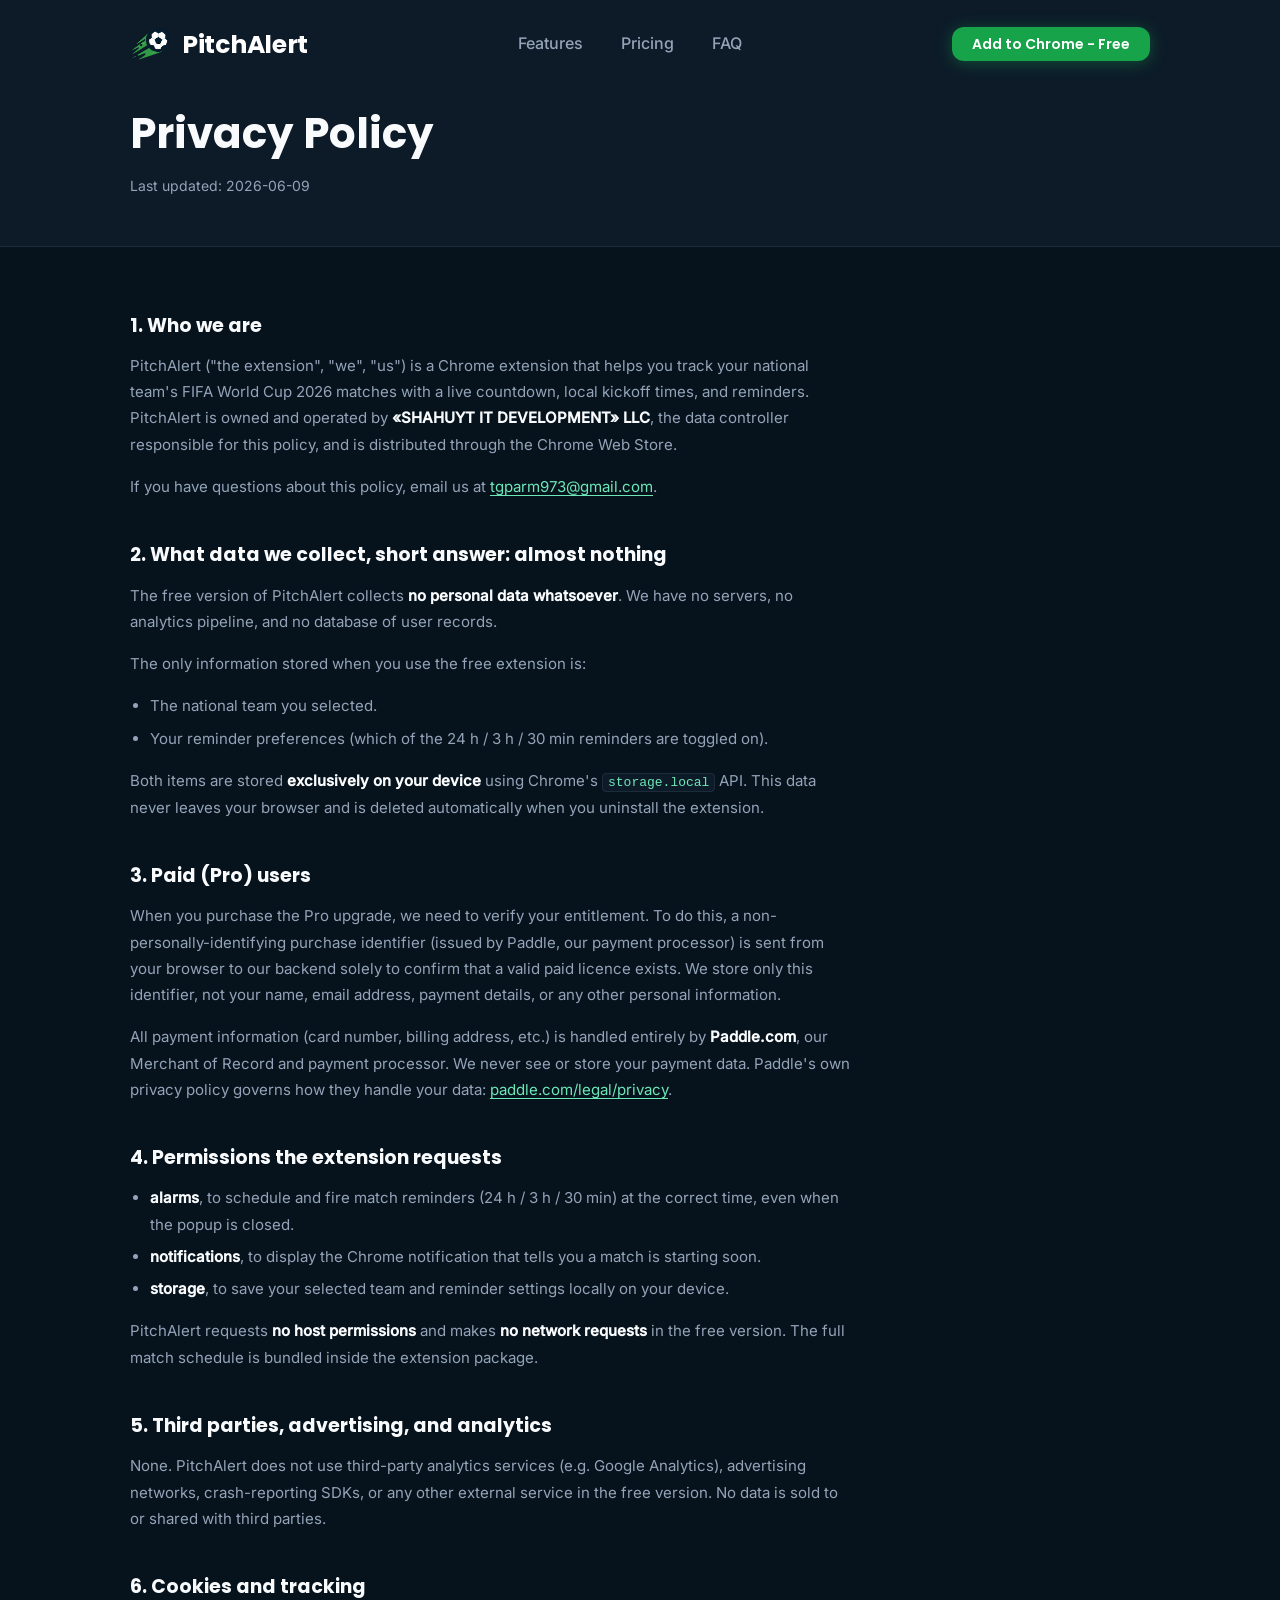
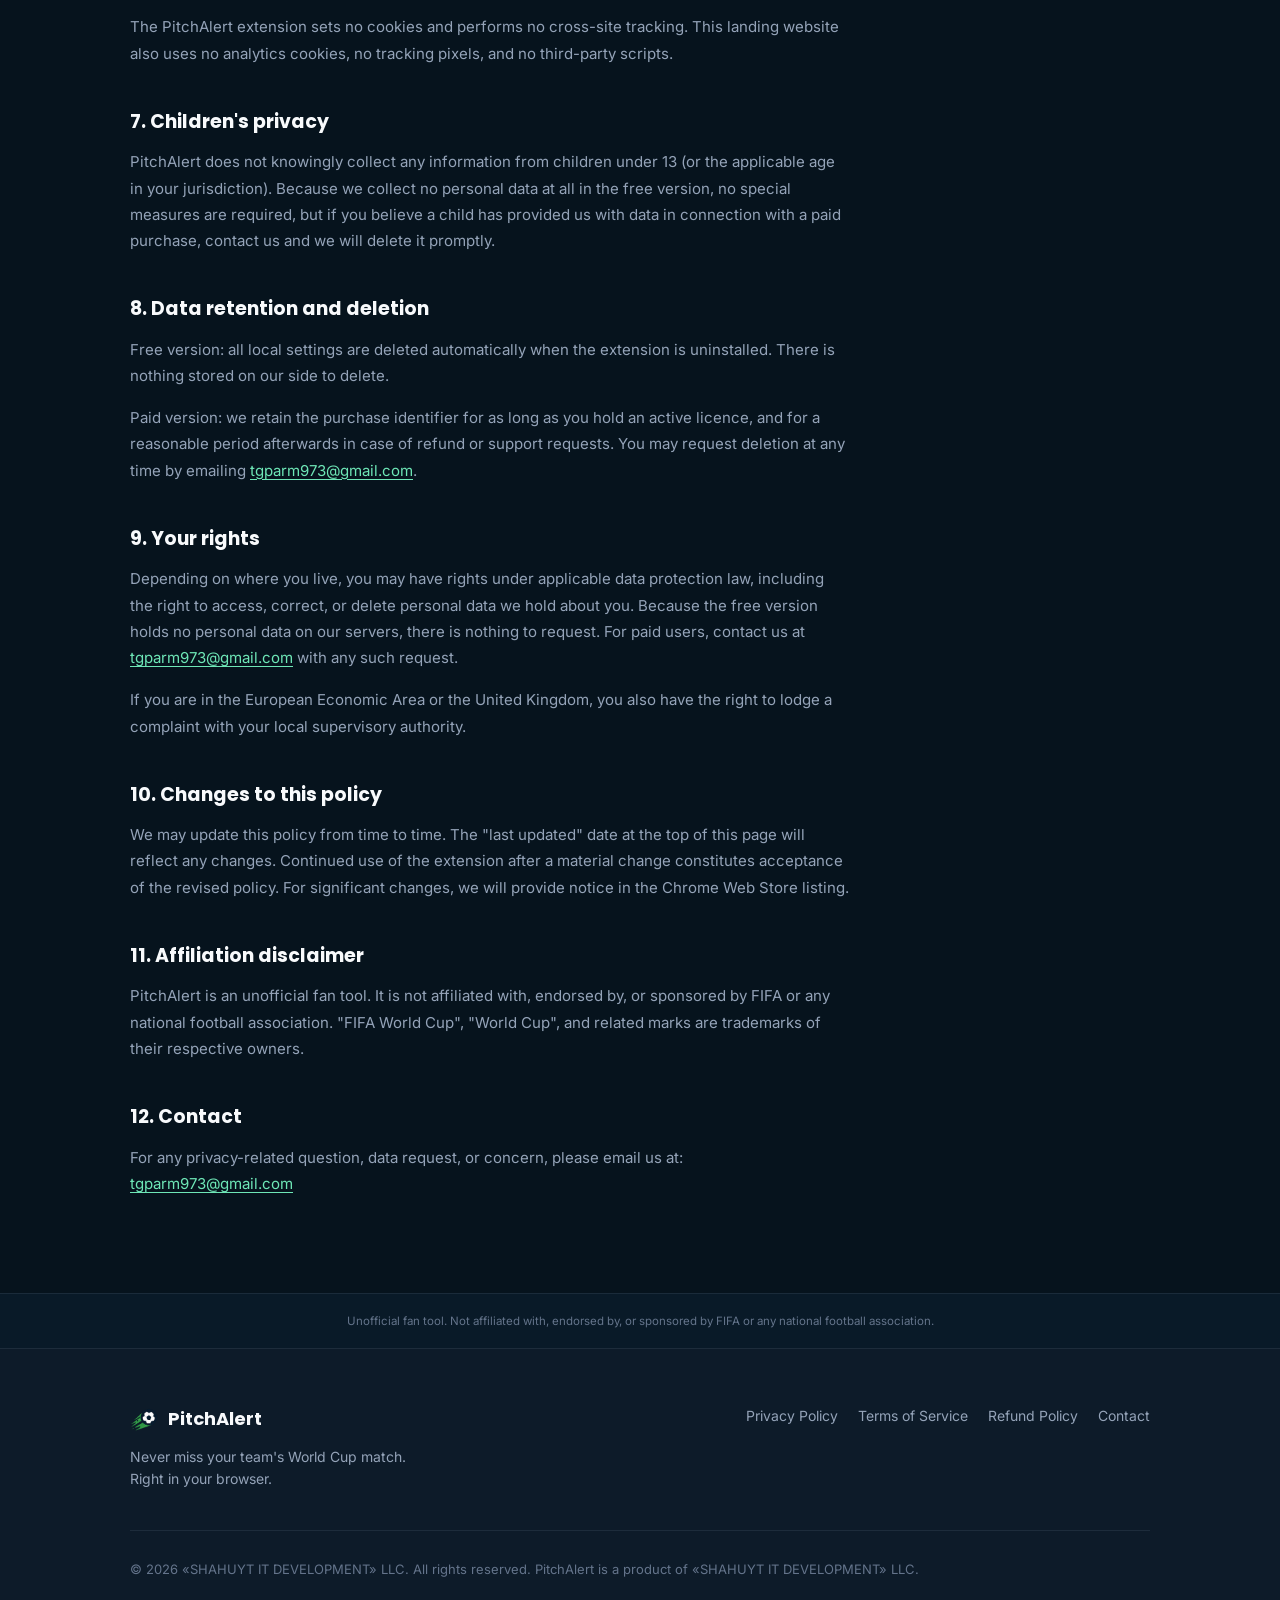
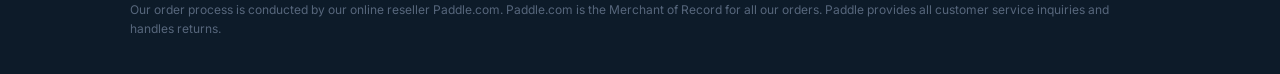
<file: privacy.html>
<!DOCTYPE html>
<html lang="en">
<head>
  <meta charset="UTF-8">
  <meta name="viewport" content="width=device-width, initial-scale=1.0">
  <title>Privacy Policy | PitchAlert</title>
  <meta name="description" content="PitchAlert Privacy Policy. We collect no personal data. Your settings stay on your device.">
  <link rel="icon" type="image/png" href="assets/logo/mark.png">
  <link rel="stylesheet" href="assets/css/style.css">
</head>
<body>

  <header>
    <nav class="site-nav" aria-label="Main navigation">
      <div class="container nav-inner">
        <a href="/" class="nav-brand" aria-label="PitchAlert home">
          <img src="assets/logo/mark.png" alt="" class="nav-brand-mark" width="32" height="32">
          <span class="nav-brand-name">PitchAlert</span>
        </a>
        <ul class="nav-links" role="list">
          <li><a href="/#features">Features</a></li>
          <li><a href="/#pricing">Pricing</a></li>
          <li><a href="/#faq">FAQ</a></li>
        </ul>
        <a
          href="https://chromewebstore.google.com/detail/pitchalert/bgmcmmhmpmnfkdcknpfgkmeljocdfhgc"
          class="btn btn-primary btn-sm nav-cta"
          rel="noopener noreferrer"
          target="_blank"
        >
          Add to Chrome - Free
        </a>
      </div>
    </nav>
  </header>

  <main>

    <div class="legal-hero">
      <div class="container">
        <h1>Privacy Policy</h1>
        <p class="legal-updated">Last updated: 2026-06-09</p>
      </div>
    </div>

    <div class="legal-body">
      <div class="container">
        <div class="legal-content">

          <h2>1. Who we are</h2>
          <p>
            PitchAlert ("the extension", "we", "us") is a Chrome extension that helps you track your national team's FIFA World Cup 2026 matches with a live countdown, local kickoff times, and reminders. PitchAlert is owned and operated by <strong>«SHAHUYT IT DEVELOPMENT» LLC</strong>, the data controller responsible for this policy, and is distributed through the Chrome Web Store.
          </p>
          <p>
            If you have questions about this policy, email us at <a href="mailto:tgparm973@gmail.com">tgparm973@gmail.com</a>.
          </p>

          <h2>2. What data we collect, short answer: almost nothing</h2>
          <p>
            The free version of PitchAlert collects <strong>no personal data whatsoever</strong>. We have no servers, no analytics pipeline, and no database of user records.
          </p>
          <p>
            The only information stored when you use the free extension is:
          </p>
          <ul>
            <li>The national team you selected.</li>
            <li>Your reminder preferences (which of the 24 h / 3 h / 30 min reminders are toggled on).</li>
          </ul>
          <p>
            Both items are stored <strong>exclusively on your device</strong> using Chrome's <code>storage.local</code> API. This data never leaves your browser and is deleted automatically when you uninstall the extension.
          </p>

          <h2>3. Paid (Pro) users</h2>
          <p>
            When you purchase the Pro upgrade, we need to verify your entitlement. To do this, a non-personally-identifying purchase identifier (issued by Paddle, our payment processor) is sent from your browser to our backend solely to confirm that a valid paid licence exists. We store only this identifier, not your name, email address, payment details, or any other personal information.
          </p>
          <p>
            All payment information (card number, billing address, etc.) is handled entirely by <strong>Paddle.com</strong>, our Merchant of Record and payment processor. We never see or store your payment data. Paddle's own privacy policy governs how they handle your data: <a href="https://www.paddle.com/legal/privacy" rel="noopener noreferrer" target="_blank">paddle.com/legal/privacy</a>.
          </p>

          <h2>4. Permissions the extension requests</h2>
          <ul>
            <li><strong>alarms</strong>, to schedule and fire match reminders (24 h / 3 h / 30 min) at the correct time, even when the popup is closed.</li>
            <li><strong>notifications</strong>, to display the Chrome notification that tells you a match is starting soon.</li>
            <li><strong>storage</strong>, to save your selected team and reminder settings locally on your device.</li>
          </ul>
          <p>
            PitchAlert requests <strong>no host permissions</strong> and makes <strong>no network requests</strong> in the free version. The full match schedule is bundled inside the extension package.
          </p>

          <h2>5. Third parties, advertising, and analytics</h2>
          <p>
            None. PitchAlert does not use third-party analytics services (e.g. Google Analytics), advertising networks, crash-reporting SDKs, or any other external service in the free version. No data is sold to or shared with third parties.
          </p>

          <h2>6. Cookies and tracking</h2>
          <p>
            The PitchAlert extension sets no cookies and performs no cross-site tracking. This landing website also uses no analytics cookies, no tracking pixels, and no third-party scripts.
          </p>

          <h2>7. Children's privacy</h2>
          <p>
            PitchAlert does not knowingly collect any information from children under 13 (or the applicable age in your jurisdiction). Because we collect no personal data at all in the free version, no special measures are required, but if you believe a child has provided us with data in connection with a paid purchase, contact us and we will delete it promptly.
          </p>

          <h2>8. Data retention and deletion</h2>
          <p>
            Free version: all local settings are deleted automatically when the extension is uninstalled. There is nothing stored on our side to delete.
          </p>
          <p>
            Paid version: we retain the purchase identifier for as long as you hold an active licence, and for a reasonable period afterwards in case of refund or support requests. You may request deletion at any time by emailing <a href="mailto:tgparm973@gmail.com">tgparm973@gmail.com</a>.
          </p>

          <h2>9. Your rights</h2>
          <p>
            Depending on where you live, you may have rights under applicable data protection law, including the right to access, correct, or delete personal data we hold about you. Because the free version holds no personal data on our servers, there is nothing to request. For paid users, contact us at <a href="mailto:tgparm973@gmail.com">tgparm973@gmail.com</a> with any such request.
          </p>
          <p>
            If you are in the European Economic Area or the United Kingdom, you also have the right to lodge a complaint with your local supervisory authority.
          </p>

          <h2>10. Changes to this policy</h2>
          <p>
            We may update this policy from time to time. The "last updated" date at the top of this page will reflect any changes. Continued use of the extension after a material change constitutes acceptance of the revised policy. For significant changes, we will provide notice in the Chrome Web Store listing.
          </p>

          <h2>11. Affiliation disclaimer</h2>
          <p>
            PitchAlert is an unofficial fan tool. It is not affiliated with, endorsed by, or sponsored by FIFA or any national football association. "FIFA World Cup", "World Cup", and related marks are trademarks of their respective owners.
          </p>

          <h2>12. Contact</h2>
          <p>
            For any privacy-related question, data request, or concern, please email us at:<br>
            <a href="mailto:tgparm973@gmail.com">tgparm973@gmail.com</a>
          </p>

        </div>
      </div>
    </div>

  </main>

  <div class="disclaimer" role="note">
    <div class="container">
      <p>Unofficial fan tool. Not affiliated with, endorsed by, or sponsored by FIFA or any national football association.</p>
    </div>
  </div>

  <footer class="site-footer" aria-label="Site footer">
    <div class="container">
      <div class="footer-top">
        <div class="footer-brand-col">
          <div class="footer-brand">
            <img src="assets/logo/mark.png" alt="" class="footer-brand-mark" width="28" height="28">
            <span class="footer-brand-name">PitchAlert</span>
          </div>
          <p class="footer-tagline">Never miss your team's World Cup match. Right in your browser.</p>
        </div>
        <div class="footer-links-col">
          <nav class="footer-links" aria-label="Footer links">
            <a href="privacy.html" aria-current="page">Privacy Policy</a>
            <a href="terms.html">Terms of Service</a>
            <a href="refund.html">Refund Policy</a>
            <a href="mailto:tgparm973@gmail.com">Contact</a>
          </nav>
        </div>
      </div>
      <div class="footer-bottom">
        <p class="footer-copy">&copy; 2026 «SHAHUYT IT DEVELOPMENT» LLC. All rights reserved. PitchAlert is a product of «SHAHUYT IT DEVELOPMENT» LLC.</p>
        <p class="footer-mor">Our order process is conducted by our online reseller Paddle.com. Paddle.com is the Merchant of Record for all our orders. Paddle provides all customer service inquiries and handles returns.</p>
      </div>
    </div>
  </footer>

  <script src="assets/js/nav.js"></script>
</body>
</html>
</file>
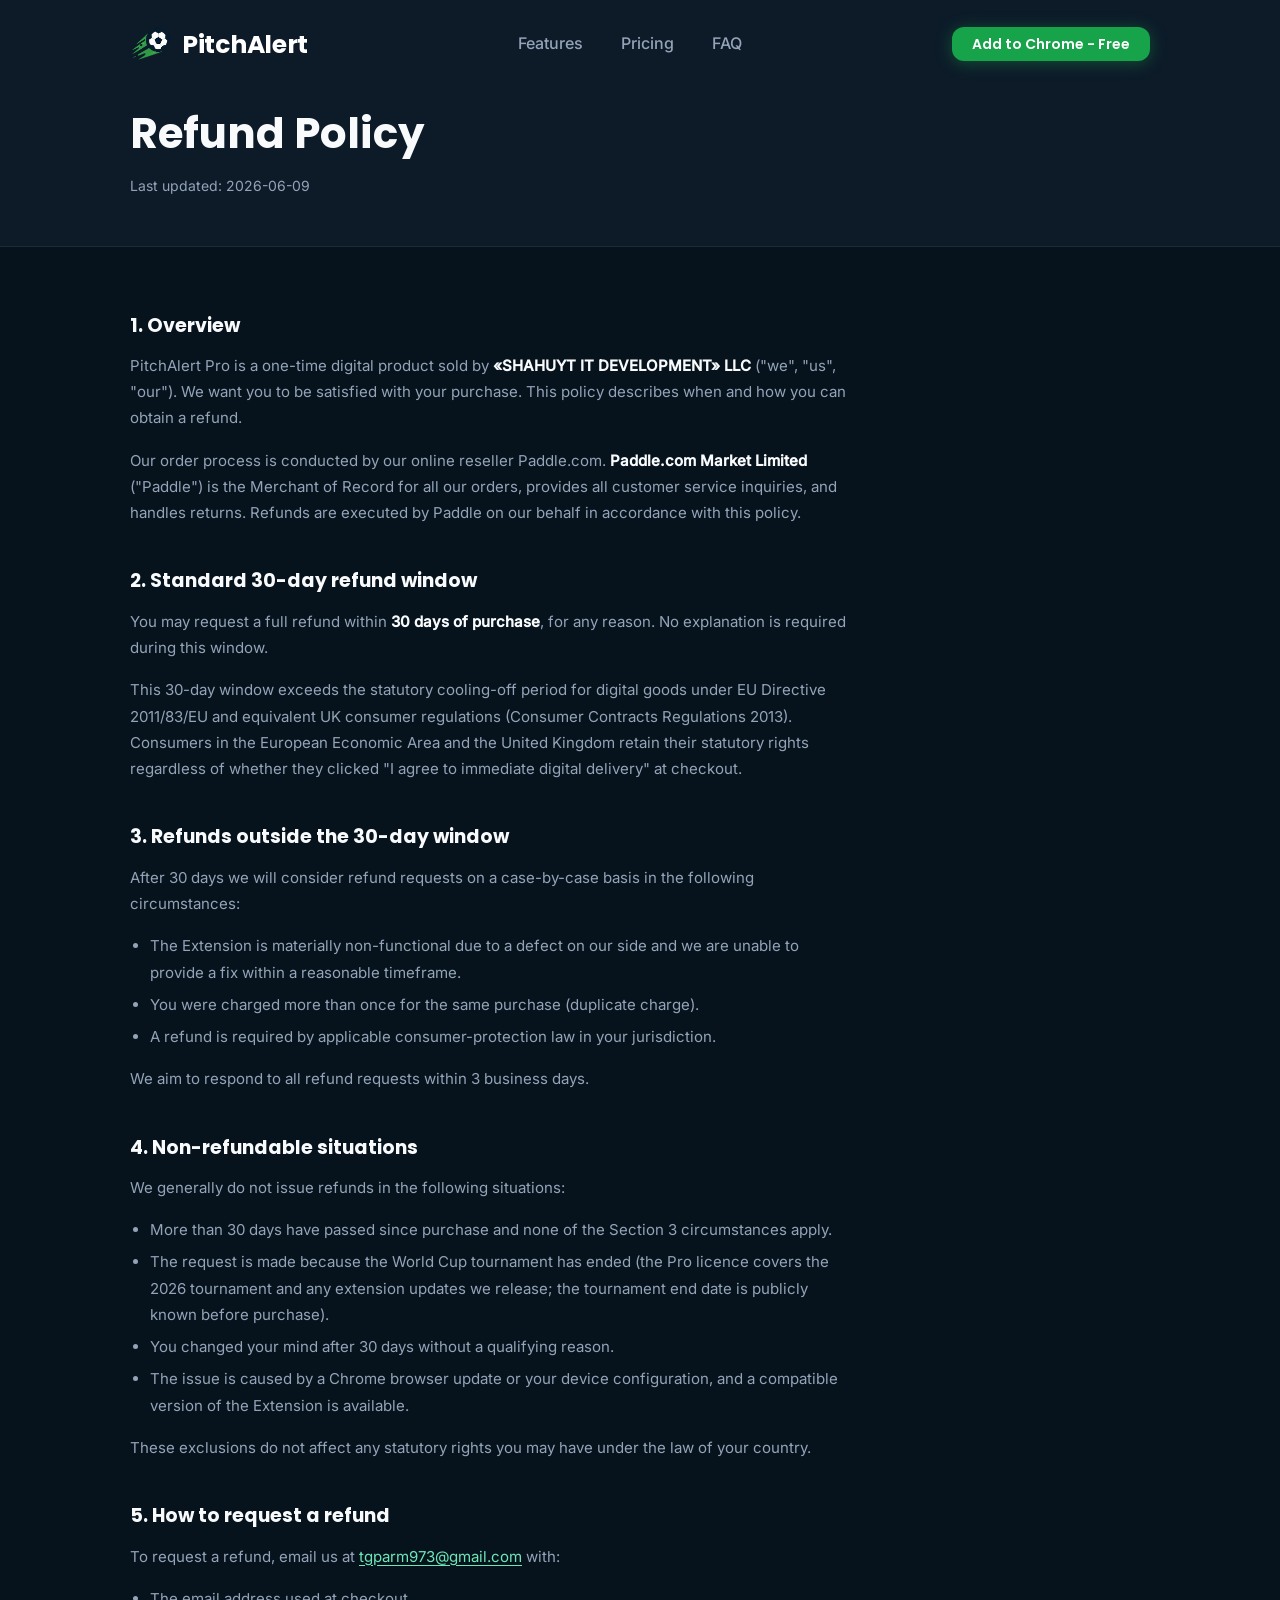
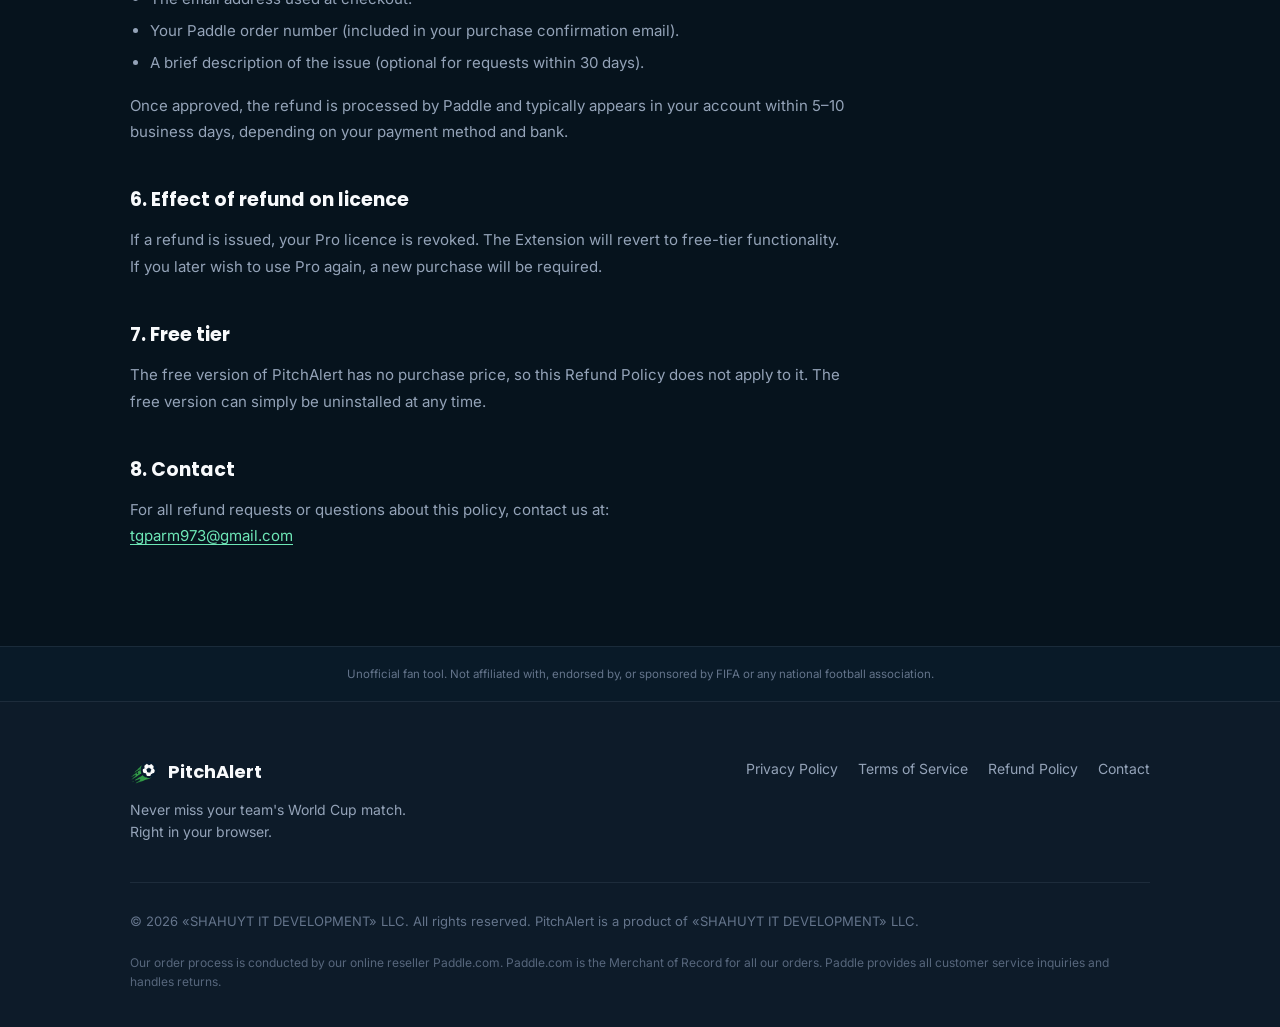
<file: refund.html>
<!DOCTYPE html>
<html lang="en">
<head>
  <meta charset="UTF-8">
  <meta name="viewport" content="width=device-width, initial-scale=1.0">
  <title>Refund Policy | PitchAlert</title>
  <meta name="description" content="PitchAlert Refund Policy. 30-day refund window for the Pro upgrade. Refunds processed by Paddle.">
  <link rel="icon" type="image/png" href="assets/logo/mark.png">
  <link rel="stylesheet" href="assets/css/style.css">
</head>
<body>

  <header>
    <nav class="site-nav" aria-label="Main navigation">
      <div class="container nav-inner">
        <a href="/" class="nav-brand" aria-label="PitchAlert home">
          <img src="assets/logo/mark.png" alt="" class="nav-brand-mark" width="32" height="32">
          <span class="nav-brand-name">PitchAlert</span>
        </a>
        <ul class="nav-links" role="list">
          <li><a href="/#features">Features</a></li>
          <li><a href="/#pricing">Pricing</a></li>
          <li><a href="/#faq">FAQ</a></li>
        </ul>
        <a
          href="https://chromewebstore.google.com/detail/pitchalert/bgmcmmhmpmnfkdcknpfgkmeljocdfhgc"
          class="btn btn-primary btn-sm nav-cta"
          rel="noopener noreferrer"
          target="_blank"
        >
          Add to Chrome - Free
        </a>
      </div>
    </nav>
  </header>

  <main>

    <div class="legal-hero">
      <div class="container">
        <h1>Refund Policy</h1>
        <p class="legal-updated">Last updated: 2026-06-09</p>
      </div>
    </div>

    <div class="legal-body">
      <div class="container">
        <div class="legal-content">

          <h2>1. Overview</h2>
          <p>
            PitchAlert Pro is a one-time digital product sold by <strong>«SHAHUYT IT DEVELOPMENT» LLC</strong> ("we", "us", "our"). We want you to be satisfied with your purchase. This policy describes when and how you can obtain a refund.
          </p>
          <p>
            Our order process is conducted by our online reseller Paddle.com. <strong>Paddle.com Market Limited</strong> ("Paddle") is the Merchant of Record for all our orders, provides all customer service inquiries, and handles returns. Refunds are executed by Paddle on our behalf in accordance with this policy.
          </p>

          <h2>2. Standard 30-day refund window</h2>
          <p>
            You may request a full refund within <strong>30 days of purchase</strong>, for any reason. No explanation is required during this window.
          </p>
          <p>
            This 30-day window exceeds the statutory cooling-off period for digital goods under EU Directive 2011/83/EU and equivalent UK consumer regulations (Consumer Contracts Regulations 2013). Consumers in the European Economic Area and the United Kingdom retain their statutory rights regardless of whether they clicked "I agree to immediate digital delivery" at checkout.
          </p>

          <h2>3. Refunds outside the 30-day window</h2>
          <p>
            After 30 days we will consider refund requests on a case-by-case basis in the following circumstances:
          </p>
          <ul>
            <li>The Extension is materially non-functional due to a defect on our side and we are unable to provide a fix within a reasonable timeframe.</li>
            <li>You were charged more than once for the same purchase (duplicate charge).</li>
            <li>A refund is required by applicable consumer-protection law in your jurisdiction.</li>
          </ul>
          <p>
            We aim to respond to all refund requests within 3 business days.
          </p>

          <h2>4. Non-refundable situations</h2>
          <p>
            We generally do not issue refunds in the following situations:
          </p>
          <ul>
            <li>More than 30 days have passed since purchase and none of the Section 3 circumstances apply.</li>
            <li>The request is made because the World Cup tournament has ended (the Pro licence covers the 2026 tournament and any extension updates we release; the tournament end date is publicly known before purchase).</li>
            <li>You changed your mind after 30 days without a qualifying reason.</li>
            <li>The issue is caused by a Chrome browser update or your device configuration, and a compatible version of the Extension is available.</li>
          </ul>
          <p>
            These exclusions do not affect any statutory rights you may have under the law of your country.
          </p>

          <h2>5. How to request a refund</h2>
          <p>
            To request a refund, email us at <a href="mailto:tgparm973@gmail.com">tgparm973@gmail.com</a> with:
          </p>
          <ul>
            <li>The email address used at checkout.</li>
            <li>Your Paddle order number (included in your purchase confirmation email).</li>
            <li>A brief description of the issue (optional for requests within 30 days).</li>
          </ul>
          <p>
            Once approved, the refund is processed by Paddle and typically appears in your account within 5–10 business days, depending on your payment method and bank.
          </p>

          <h2>6. Effect of refund on licence</h2>
          <p>
            If a refund is issued, your Pro licence is revoked. The Extension will revert to free-tier functionality. If you later wish to use Pro again, a new purchase will be required.
          </p>

          <h2>7. Free tier</h2>
          <p>
            The free version of PitchAlert has no purchase price, so this Refund Policy does not apply to it. The free version can simply be uninstalled at any time.
          </p>

          <h2>8. Contact</h2>
          <p>
            For all refund requests or questions about this policy, contact us at:<br>
            <a href="mailto:tgparm973@gmail.com">tgparm973@gmail.com</a>
          </p>

        </div>
      </div>
    </div>

  </main>

  <div class="disclaimer" role="note">
    <div class="container">
      <p>Unofficial fan tool. Not affiliated with, endorsed by, or sponsored by FIFA or any national football association.</p>
    </div>
  </div>

  <footer class="site-footer" aria-label="Site footer">
    <div class="container">
      <div class="footer-top">
        <div class="footer-brand-col">
          <div class="footer-brand">
            <img src="assets/logo/mark.png" alt="" class="footer-brand-mark" width="28" height="28">
            <span class="footer-brand-name">PitchAlert</span>
          </div>
          <p class="footer-tagline">Never miss your team's World Cup match. Right in your browser.</p>
        </div>
        <div class="footer-links-col">
          <nav class="footer-links" aria-label="Footer links">
            <a href="privacy.html">Privacy Policy</a>
            <a href="terms.html">Terms of Service</a>
            <a href="refund.html" aria-current="page">Refund Policy</a>
            <a href="mailto:tgparm973@gmail.com">Contact</a>
          </nav>
        </div>
      </div>
      <div class="footer-bottom">
        <p class="footer-copy">&copy; 2026 «SHAHUYT IT DEVELOPMENT» LLC. All rights reserved. PitchAlert is a product of «SHAHUYT IT DEVELOPMENT» LLC.</p>
        <p class="footer-mor">Our order process is conducted by our online reseller Paddle.com. Paddle.com is the Merchant of Record for all our orders. Paddle provides all customer service inquiries and handles returns.</p>
      </div>
    </div>
  </footer>

  <script src="assets/js/nav.js"></script>
</body>
</html>
</file>
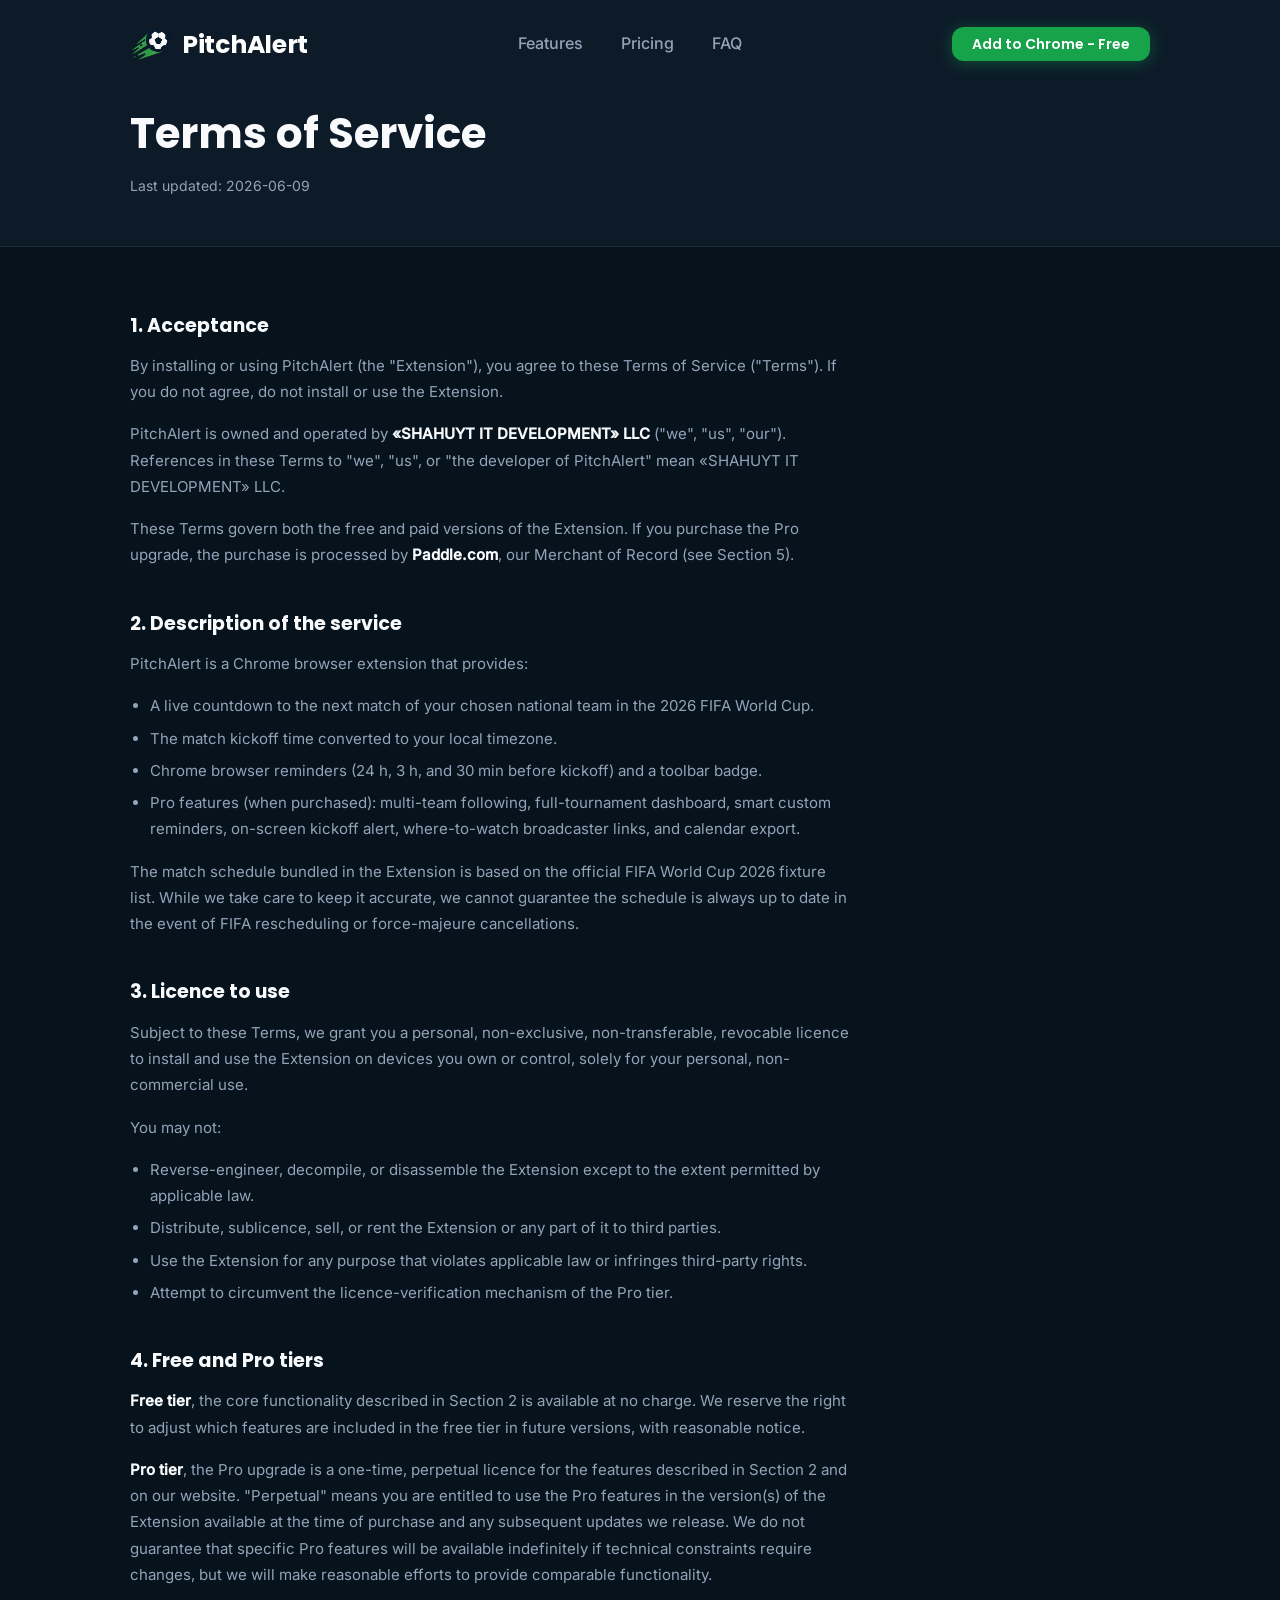
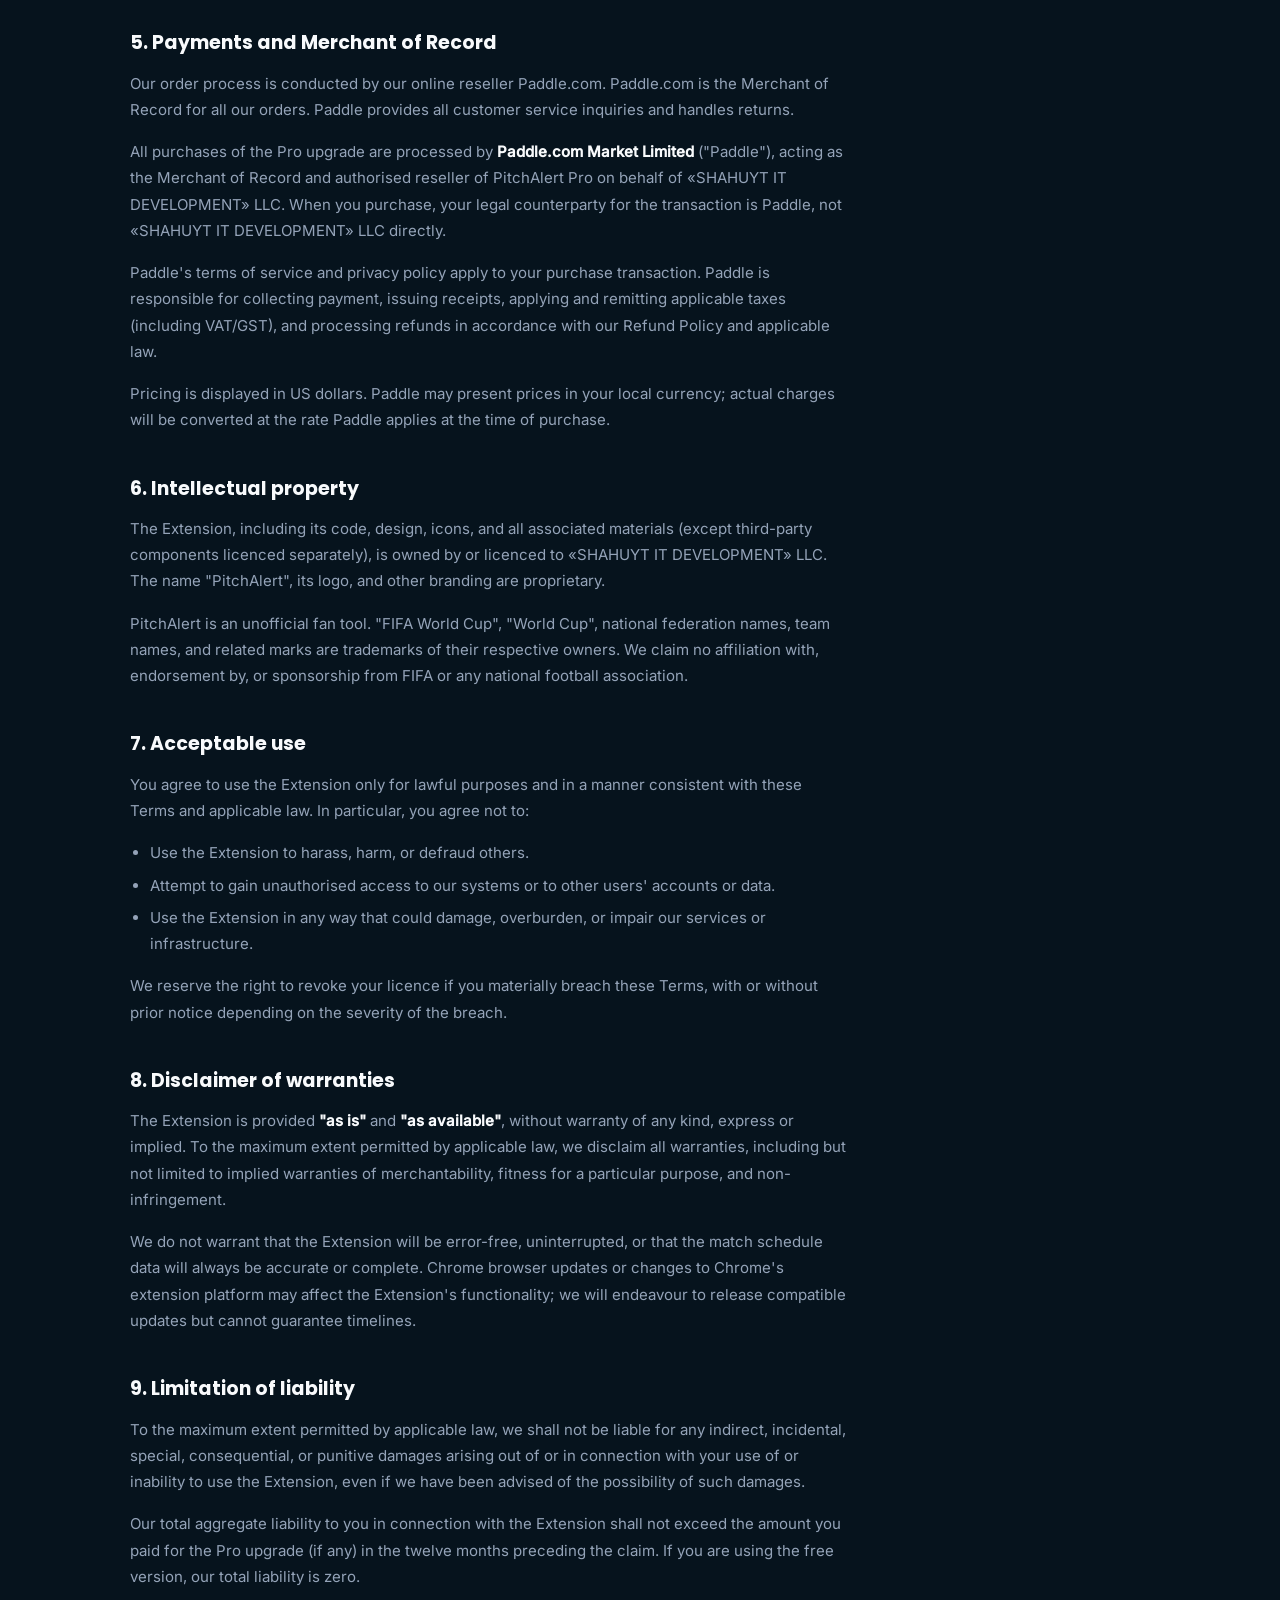
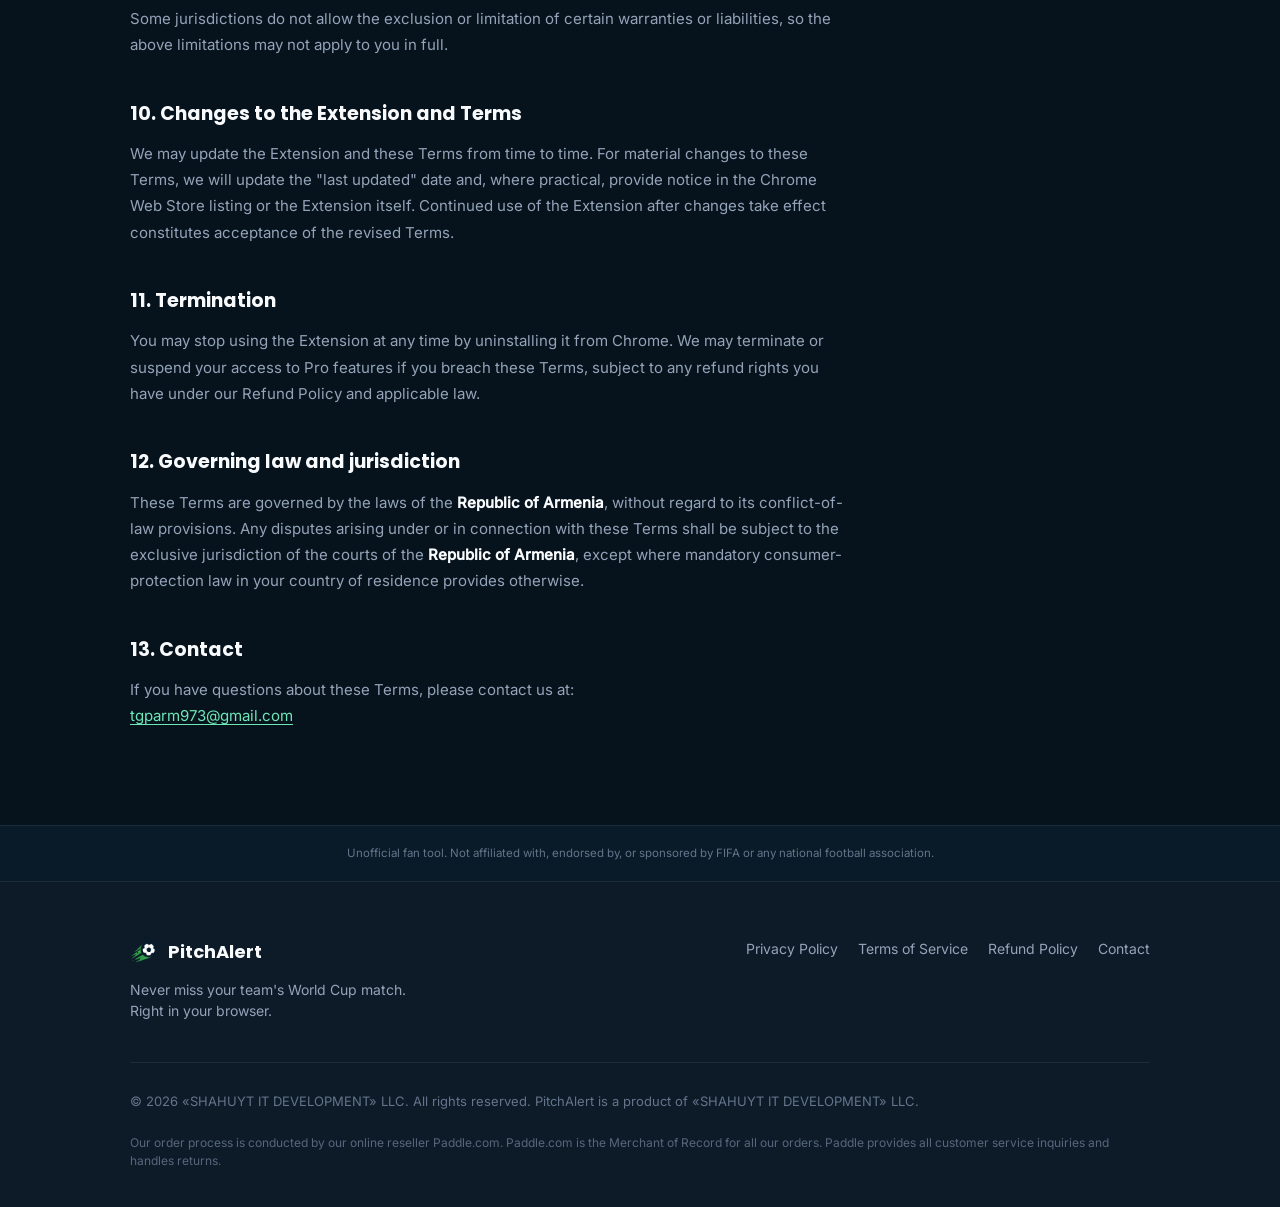
<file: terms.html>
<!DOCTYPE html>
<html lang="en">
<head>
  <meta charset="UTF-8">
  <meta name="viewport" content="width=device-width, initial-scale=1.0">
  <title>Terms of Service | PitchAlert</title>
  <meta name="description" content="PitchAlert Terms of Service. License, acceptable use, Paddle as Merchant of Record, and limitation of liability.">
  <link rel="icon" type="image/png" href="assets/logo/mark.png">
  <link rel="stylesheet" href="assets/css/style.css">
</head>
<body>

  <header>
    <nav class="site-nav" aria-label="Main navigation">
      <div class="container nav-inner">
        <a href="/" class="nav-brand" aria-label="PitchAlert home">
          <img src="assets/logo/mark.png" alt="" class="nav-brand-mark" width="32" height="32">
          <span class="nav-brand-name">PitchAlert</span>
        </a>
        <ul class="nav-links" role="list">
          <li><a href="/#features">Features</a></li>
          <li><a href="/#pricing">Pricing</a></li>
          <li><a href="/#faq">FAQ</a></li>
        </ul>
        <a
          href="https://chromewebstore.google.com/detail/pitchalert/bgmcmmhmpmnfkdcknpfgkmeljocdfhgc"
          class="btn btn-primary btn-sm nav-cta"
          rel="noopener noreferrer"
          target="_blank"
        >
          Add to Chrome - Free
        </a>
      </div>
    </nav>
  </header>

  <main>

    <div class="legal-hero">
      <div class="container">
        <h1>Terms of Service</h1>
        <p class="legal-updated">Last updated: 2026-06-09</p>
      </div>
    </div>

    <div class="legal-body">
      <div class="container">
        <div class="legal-content">

          <h2>1. Acceptance</h2>
          <p>
            By installing or using PitchAlert (the "Extension"), you agree to these Terms of Service ("Terms"). If you do not agree, do not install or use the Extension.
          </p>
          <p>
            PitchAlert is owned and operated by <strong>«SHAHUYT IT DEVELOPMENT» LLC</strong> ("we", "us", "our"). References in these Terms to "we", "us", or "the developer of PitchAlert" mean «SHAHUYT IT DEVELOPMENT» LLC.
          </p>
          <p>
            These Terms govern both the free and paid versions of the Extension. If you purchase the Pro upgrade, the purchase is processed by <strong>Paddle.com</strong>, our Merchant of Record (see Section 5).
          </p>

          <h2>2. Description of the service</h2>
          <p>
            PitchAlert is a Chrome browser extension that provides:
          </p>
          <ul>
            <li>A live countdown to the next match of your chosen national team in the 2026 FIFA World Cup.</li>
            <li>The match kickoff time converted to your local timezone.</li>
            <li>Chrome browser reminders (24 h, 3 h, and 30 min before kickoff) and a toolbar badge.</li>
            <li>Pro features (when purchased): multi-team following, full-tournament dashboard, smart custom reminders, on-screen kickoff alert, where-to-watch broadcaster links, and calendar export.</li>
          </ul>
          <p>
            The match schedule bundled in the Extension is based on the official FIFA World Cup 2026 fixture list. While we take care to keep it accurate, we cannot guarantee the schedule is always up to date in the event of FIFA rescheduling or force-majeure cancellations.
          </p>

          <h2>3. Licence to use</h2>
          <p>
            Subject to these Terms, we grant you a personal, non-exclusive, non-transferable, revocable licence to install and use the Extension on devices you own or control, solely for your personal, non-commercial use.
          </p>
          <p>You may not:</p>
          <ul>
            <li>Reverse-engineer, decompile, or disassemble the Extension except to the extent permitted by applicable law.</li>
            <li>Distribute, sublicence, sell, or rent the Extension or any part of it to third parties.</li>
            <li>Use the Extension for any purpose that violates applicable law or infringes third-party rights.</li>
            <li>Attempt to circumvent the licence-verification mechanism of the Pro tier.</li>
          </ul>

          <h2>4. Free and Pro tiers</h2>
          <p>
            <strong>Free tier</strong>, the core functionality described in Section 2 is available at no charge. We reserve the right to adjust which features are included in the free tier in future versions, with reasonable notice.
          </p>
          <p>
            <strong>Pro tier</strong>, the Pro upgrade is a one-time, perpetual licence for the features described in Section 2 and on our website. "Perpetual" means you are entitled to use the Pro features in the version(s) of the Extension available at the time of purchase and any subsequent updates we release. We do not guarantee that specific Pro features will be available indefinitely if technical constraints require changes, but we will make reasonable efforts to provide comparable functionality.
          </p>

          <h2>5. Payments and Merchant of Record</h2>
          <p>
            Our order process is conducted by our online reseller Paddle.com. Paddle.com is the Merchant of Record for all our orders. Paddle provides all customer service inquiries and handles returns.
          </p>
          <p>
            All purchases of the Pro upgrade are processed by <strong>Paddle.com Market Limited</strong> ("Paddle"), acting as the Merchant of Record and authorised reseller of PitchAlert Pro on behalf of «SHAHUYT IT DEVELOPMENT» LLC. When you purchase, your legal counterparty for the transaction is Paddle, not «SHAHUYT IT DEVELOPMENT» LLC directly.
          </p>
          <p>
            Paddle's terms of service and privacy policy apply to your purchase transaction. Paddle is responsible for collecting payment, issuing receipts, applying and remitting applicable taxes (including VAT/GST), and processing refunds in accordance with our Refund Policy and applicable law.
          </p>
          <p>
            Pricing is displayed in US dollars. Paddle may present prices in your local currency; actual charges will be converted at the rate Paddle applies at the time of purchase.
          </p>

          <h2>6. Intellectual property</h2>
          <p>
            The Extension, including its code, design, icons, and all associated materials (except third-party components licenced separately), is owned by or licenced to «SHAHUYT IT DEVELOPMENT» LLC. The name "PitchAlert", its logo, and other branding are proprietary.
          </p>
          <p>
            PitchAlert is an unofficial fan tool. "FIFA World Cup", "World Cup", national federation names, team names, and related marks are trademarks of their respective owners. We claim no affiliation with, endorsement by, or sponsorship from FIFA or any national football association.
          </p>

          <h2>7. Acceptable use</h2>
          <p>
            You agree to use the Extension only for lawful purposes and in a manner consistent with these Terms and applicable law. In particular, you agree not to:
          </p>
          <ul>
            <li>Use the Extension to harass, harm, or defraud others.</li>
            <li>Attempt to gain unauthorised access to our systems or to other users' accounts or data.</li>
            <li>Use the Extension in any way that could damage, overburden, or impair our services or infrastructure.</li>
          </ul>
          <p>
            We reserve the right to revoke your licence if you materially breach these Terms, with or without prior notice depending on the severity of the breach.
          </p>

          <h2>8. Disclaimer of warranties</h2>
          <p>
            The Extension is provided <strong>"as is"</strong> and <strong>"as available"</strong>, without warranty of any kind, express or implied. To the maximum extent permitted by applicable law, we disclaim all warranties, including but not limited to implied warranties of merchantability, fitness for a particular purpose, and non-infringement.
          </p>
          <p>
            We do not warrant that the Extension will be error-free, uninterrupted, or that the match schedule data will always be accurate or complete. Chrome browser updates or changes to Chrome's extension platform may affect the Extension's functionality; we will endeavour to release compatible updates but cannot guarantee timelines.
          </p>

          <h2>9. Limitation of liability</h2>
          <p>
            To the maximum extent permitted by applicable law, we shall not be liable for any indirect, incidental, special, consequential, or punitive damages arising out of or in connection with your use of or inability to use the Extension, even if we have been advised of the possibility of such damages.
          </p>
          <p>
            Our total aggregate liability to you in connection with the Extension shall not exceed the amount you paid for the Pro upgrade (if any) in the twelve months preceding the claim. If you are using the free version, our total liability is zero.
          </p>
          <p>
            Some jurisdictions do not allow the exclusion or limitation of certain warranties or liabilities, so the above limitations may not apply to you in full.
          </p>

          <h2>10. Changes to the Extension and Terms</h2>
          <p>
            We may update the Extension and these Terms from time to time. For material changes to these Terms, we will update the "last updated" date and, where practical, provide notice in the Chrome Web Store listing or the Extension itself. Continued use of the Extension after changes take effect constitutes acceptance of the revised Terms.
          </p>

          <h2>11. Termination</h2>
          <p>
            You may stop using the Extension at any time by uninstalling it from Chrome. We may terminate or suspend your access to Pro features if you breach these Terms, subject to any refund rights you have under our Refund Policy and applicable law.
          </p>

          <h2>12. Governing law and jurisdiction</h2>
          <p>
            These Terms are governed by the laws of the <strong>Republic of Armenia</strong>, without regard to its conflict-of-law provisions. Any disputes arising under or in connection with these Terms shall be subject to the exclusive jurisdiction of the courts of the <strong>Republic of Armenia</strong>, except where mandatory consumer-protection law in your country of residence provides otherwise.
          </p>

          <h2>13. Contact</h2>
          <p>
            If you have questions about these Terms, please contact us at:<br>
            <a href="mailto:tgparm973@gmail.com">tgparm973@gmail.com</a>
          </p>

        </div>
      </div>
    </div>

  </main>

  <div class="disclaimer" role="note">
    <div class="container">
      <p>Unofficial fan tool. Not affiliated with, endorsed by, or sponsored by FIFA or any national football association.</p>
    </div>
  </div>

  <footer class="site-footer" aria-label="Site footer">
    <div class="container">
      <div class="footer-top">
        <div class="footer-brand-col">
          <div class="footer-brand">
            <img src="assets/logo/mark.png" alt="" class="footer-brand-mark" width="28" height="28">
            <span class="footer-brand-name">PitchAlert</span>
          </div>
          <p class="footer-tagline">Never miss your team's World Cup match. Right in your browser.</p>
        </div>
        <div class="footer-links-col">
          <nav class="footer-links" aria-label="Footer links">
            <a href="privacy.html">Privacy Policy</a>
            <a href="terms.html" aria-current="page">Terms of Service</a>
            <a href="refund.html">Refund Policy</a>
            <a href="mailto:tgparm973@gmail.com">Contact</a>
          </nav>
        </div>
      </div>
      <div class="footer-bottom">
        <p class="footer-copy">&copy; 2026 «SHAHUYT IT DEVELOPMENT» LLC. All rights reserved. PitchAlert is a product of «SHAHUYT IT DEVELOPMENT» LLC.</p>
        <p class="footer-mor">Our order process is conducted by our online reseller Paddle.com. Paddle.com is the Merchant of Record for all our orders. Paddle provides all customer service inquiries and handles returns.</p>
      </div>
    </div>
  </footer>

  <script src="assets/js/nav.js"></script>
</body>
</html>
</file>
<file: assets/css/style.css>
/*
 * PitchAlert Landing — style.css
 * Dark, premium theme. Mobile-first, responsive.
 * Brand: Poppins headings, Inter body, dark green palette.
 * Self-contained — no CDN, no trackers.
 */

/* -----------------------------------------------------------------------
   Fonts (@font-face — self-hosted)
----------------------------------------------------------------------- */

@font-face {
  font-family: 'Poppins';
  src: url('../fonts/poppins-600.woff2') format('woff2');
  font-weight: 600;
  font-style: normal;
  font-display: swap;
}

@font-face {
  font-family: 'Poppins';
  src: url('../fonts/poppins-700.woff2') format('woff2');
  font-weight: 700;
  font-style: normal;
  font-display: swap;
}

@font-face {
  font-family: 'Inter';
  src: url('../fonts/inter-400.woff2') format('woff2');
  font-weight: 400;
  font-style: normal;
  font-display: swap;
}

@font-face {
  font-family: 'Inter';
  src: url('../fonts/inter-500.woff2') format('woff2');
  font-weight: 500;
  font-style: normal;
  font-display: swap;
}

/* -----------------------------------------------------------------------
   CSS custom properties — dark premium palette
----------------------------------------------------------------------- */

:root {
  /* Brand greens */
  --color-green:        #16A34A;
  --color-green-deep:   #0F7A3A;
  --color-green-glow:   rgba(22, 163, 74, 0.35);
  --color-mint-accent:  #6EE7B7;

  /* Dark backgrounds (navy — per redesign brief) */
  --color-bg:           #06131D;
  --color-bg-2:         #091A28;
  --color-surface:      #0D1B29;
  --color-surface-2:    #122334;
  --color-card:         #0D1B29;
  --color-card-hover:   #122334;

  /* Borders (subtle slate) */
  --color-border:       rgba(148, 163, 184, 0.12);
  --color-border-mid:   rgba(148, 163, 184, 0.20);

  /* Text */
  --color-text:         #F8FAFC;
  --color-text-muted:   #94A3B8;
  --color-text-dim:     #64748B;

  /* Legacy aliases kept for legal-page reuse */
  --color-navy:         #06131D;
  --color-muted:        #94A3B8;
  --color-locked:       #64748B;
  --color-mint:         rgba(110, 231, 183, 0.08);
  --color-mint-deep:    rgba(110, 231, 183, 0.15);

  /* Fonts */
  --font-heading: 'Poppins', system-ui, -apple-system, sans-serif;
  --font-body:    'Inter',   system-ui, -apple-system, sans-serif;

  /* Shadows */
  --shadow-sm:  0 1px 4px rgba(0, 0, 0, 0.45);
  --shadow-md:  0 4px 16px rgba(0, 0, 0, 0.55);
  --shadow-lg:  0 10px 40px rgba(0, 0, 0, 0.65);
  --shadow-green: 0 0 32px rgba(22, 163, 74, 0.25), 0 8px 32px rgba(0, 0, 0, 0.60);

  /* Radii */
  --radius-sm:  6px;
  --radius-md:  12px;
  --radius-lg:  16px;
  --radius-xl:  24px;

  /* Layout */
  --max-w: 1100px;
  --section-gap: 96px;

  /* ----------------------------------------------------------------
     STADIUM BACKGROUND — swap to a real photo in ONE line:
     Change the value of --stadium-bg from the gradient below to:
       url('../stadium.jpg') center/cover no-repeat

     The .hero-bg and other sections that use this variable will
     automatically pick up the new image.
  ---------------------------------------------------------------- */
  /* Real stadium photo + dark overlay for text legibility, fading into the page bg. */
  --stadium-bg:
    linear-gradient(180deg, rgba(6, 19, 29, 0.50) 0%, rgba(6, 19, 29, 0.70) 55%, #06131D 100%),
    url('../stadium.jpg') center/cover no-repeat;
}

/* -----------------------------------------------------------------------
   Reset
----------------------------------------------------------------------- */

*, *::before, *::after { box-sizing: border-box; margin: 0; padding: 0; }

html { scroll-behavior: smooth; }

body {
  font-family: var(--font-body);
  font-size: 16px;
  font-weight: 400;
  line-height: 1.6;
  color: var(--color-text);
  background: var(--color-bg);
  -webkit-font-smoothing: antialiased;
}

img { display: block; max-width: 100%; height: auto; }
a   { color: inherit; text-decoration: none; }
ul  { list-style: none; }

/* -----------------------------------------------------------------------
   Utility
----------------------------------------------------------------------- */

.container {
  width: 100%;
  max-width: var(--max-w);
  margin: 0 auto;
  padding: 0 24px;
}

@media (min-width: 768px) {
  .container { padding: 0 40px; }
}

.sr-only {
  position: absolute;
  width: 1px; height: 1px;
  padding: 0; margin: -1px;
  overflow: hidden;
  clip: rect(0,0,0,0);
  white-space: nowrap;
  border: 0;
}

/* -----------------------------------------------------------------------
   Buttons
----------------------------------------------------------------------- */

.btn {
  display: inline-flex;
  align-items: center;
  justify-content: center;
  gap: 8px;
  padding: 14px 28px;
  border-radius: var(--radius-md);
  font-family: var(--font-heading);
  font-size: 15px;
  font-weight: 600;
  line-height: 1;
  cursor: pointer;
  border: none;
  transition: background 0.18s, color 0.18s, box-shadow 0.18s, transform 0.12s;
  white-space: nowrap;
  text-decoration: none;
}

.btn:active { transform: translateY(1px); }

.btn-primary {
  background: var(--color-green);
  color: #ffffff;
  box-shadow: 0 2px 16px rgba(22, 163, 74, 0.40);
}
.btn-primary:hover {
  background: var(--color-green-deep);
  box-shadow: 0 4px 24px rgba(22, 163, 74, 0.50);
}

/* Outline variant — used on dark bg */
.btn-outline {
  background: transparent;
  color: var(--color-mint-accent);
  border: 1.5px solid rgba(110, 231, 183, 0.40);
}
.btn-outline:hover {
  background: rgba(110, 231, 183, 0.08);
  border-color: rgba(110, 231, 183, 0.65);
}

/* Ghost — used in nav on transparent bg */
.btn-ghost {
  background: rgba(22, 163, 74, 0.15);
  color: #ffffff;
  border: 1.5px solid rgba(22, 163, 74, 0.45);
}
.btn-ghost:hover {
  background: rgba(22, 163, 74, 0.28);
}

/* Disabled / coming-soon */
.btn-disabled {
  background: var(--color-surface-2);
  color: var(--color-text-dim);
  border: 1.5px solid var(--color-border);
  cursor: default;
  pointer-events: none;
  box-shadow: none;
}

.btn-sm {
  padding: 10px 20px;
  font-size: 14px;
}

/* -----------------------------------------------------------------------
   Nav
----------------------------------------------------------------------- */

.site-nav {
  position: fixed;
  top: 0;
  left: 0;
  right: 0;
  z-index: 200;
  /* Start transparent over hero */
  background: transparent;
  transition: background 0.28s, border-color 0.28s, backdrop-filter 0.28s;
  border-bottom: 1px solid transparent;
}

/* JS adds .scrolled when page scrolled > 60px */
.site-nav.scrolled {
  background: rgba(10, 15, 13, 0.92);
  backdrop-filter: blur(12px);
  -webkit-backdrop-filter: blur(12px);
  border-bottom-color: var(--color-border);
}

.nav-inner {
  display: flex;
  align-items: center;
  justify-content: space-between;
  height: 88px;
  gap: 28px;
}

.nav-brand {
  display: flex;
  align-items: center;
  gap: 10px;
  text-decoration: none;
  flex-shrink: 0;
}

.nav-brand-mark {
  width: 42px;
  height: 42px;
  object-fit: contain;
}

.nav-brand-name {
  font-family: var(--font-heading);
  font-size: 25px;
  font-weight: 700;
  color: #ffffff;
  letter-spacing: -0.3px;
  line-height: 1;
}

.nav-links {
  display: none;
  align-items: center;
  gap: 38px;
}

@media (min-width: 768px) {
  .nav-links { display: flex; }
}

.nav-links a {
  font-size: 16px;
  font-weight: 500;
  color: var(--color-text-muted);
  transition: color 0.14s;
}
.nav-links a:hover { color: var(--color-mint-accent); }

.nav-cta { flex-shrink: 0; }

/* -----------------------------------------------------------------------
   Hero — stadium bg placeholder (see --stadium-bg comment above)
----------------------------------------------------------------------- */

.hero {
  background: var(--stadium-bg);
  color: #ffffff;
  padding: 140px 0 96px;   /* top offset accounts for fixed nav (68px) + breathing room */
  overflow: hidden;
  position: relative;
}

/* Vignette overlay — deepens edges, ensures text contrast */
.hero::after {
  content: '';
  position: absolute;
  inset: 0;
  background:
    radial-gradient(ellipse 100% 100% at 50% 100%, rgba(6, 12, 8, 0.70) 0%, transparent 60%);
  pointer-events: none;
}

.hero-inner {
  position: relative;
  z-index: 1;
  display: grid;
  grid-template-columns: 1fr;
  gap: 56px;
  align-items: center;
}

@media (min-width: 900px) {
  .hero-inner {
    grid-template-columns: 1fr 1fr;
    gap: 72px;
  }
}

/* Eyebrow — minimal Linear-style: short accent line + uppercase label (no badge) */
.hero-eyebrow {
  display: inline-flex;
  align-items: center;
  gap: 12px;
  font-size: 12px;
  font-weight: 600;
  text-transform: uppercase;
  letter-spacing: 2px;
  color: var(--color-mint-accent);
  margin-bottom: 24px;
}

.hero-eyebrow::before {
  content: "";
  width: 26px;
  height: 2px;
  border-radius: 2px;
  background: var(--color-mint-accent);
  opacity: 0.65;
}

.hero-title {
  font-family: var(--font-heading);
  font-size: clamp(32px, 5vw, 54px);
  font-weight: 700;
  line-height: 1.08;
  letter-spacing: -0.5px;
  color: #ffffff;
  margin-bottom: 22px;
}

/* "World Cup" in mint */
.hero-title em {
  font-style: normal;
  color: var(--color-mint-accent);
}

/* Keep "World Cup match" together on one line */
.hero-title-hl {
  white-space: nowrap;
}

.hero-sub {
  font-size: 18px;
  color: rgba(255, 255, 255, 0.72);
  line-height: 1.65;
  margin-bottom: 20px;
  max-width: 480px;
}

/* 3 hero features: icon + title + description (no pills) */
.hero-feats {
  display: flex;
  flex-wrap: wrap;
  gap: 26px 36px;
  margin-bottom: 36px;
}

.hero-feat {
  display: flex;
  align-items: flex-start;
  gap: 11px;
}

.hero-feat-icon svg {
  width: 22px;
  height: 22px;
  stroke: var(--color-mint-accent);
  fill: none;
  stroke-width: 2;
  stroke-linecap: round;
  stroke-linejoin: round;
  flex-shrink: 0;
  margin-top: 1px;
}

.hero-feat-text {
  display: flex;
  flex-direction: column;
  gap: 2px;
}

.hero-feat-title {
  font-size: 14px;
  font-weight: 600;
  color: #ffffff;
}

.hero-feat-desc {
  font-size: 13px;
  line-height: 1.35;
  color: var(--color-text-muted);
  max-width: 150px;
}

.hero-actions {
  display: flex;
  flex-wrap: wrap;
  gap: 12px;
  align-items: center;
}

.hero-proof {
  margin-top: 20px;
  font-size: 13px;
  color: rgba(255, 255, 255, 0.45);
  display: flex;
  flex-wrap: wrap;
  align-items: center;
  gap: 6px;
}

.hero-proof-dot {
  width: 3px; height: 3px;
  border-radius: 50%;
  background: rgba(255, 255, 255, 0.25);
  flex-shrink: 0;
}

/* Visual — tilted popup screenshot */
.hero-visual {
  display: flex;
  justify-content: center;
  align-items: center;
}

.hero-screenshot-wrap {
  /* Parallax target — translateY is set by parallax.js on scroll. No tilt, no hover spin. */
  will-change: transform;
}

.hero-screenshot {
  width: 100%;
  max-width: 420px;
  display: block;
  /* Layered drop-shadow follows the popup's alpha shape (no rectangular block):
     contact + mid + deep ambient for a premium floating feel, plus a soft green glow. */
  filter:
    drop-shadow(0 2px 6px rgba(0, 0, 0, 0.40))
    drop-shadow(0 22px 45px rgba(0, 0, 0, 0.55))
    drop-shadow(0 50px 95px rgba(0, 0, 0, 0.45))
    drop-shadow(0 0 70px rgba(22, 163, 74, 0.22));
}

/* -----------------------------------------------------------------------
   Section base
----------------------------------------------------------------------- */

.section {
  padding: var(--section-gap) 0;
}

.section-dark {
  background: var(--color-bg);
}

.section-alt {
  background: var(--color-surface);
}

.section-alt-2 {
  background: var(--color-surface-2);
}

.section-header {
  text-align: center;
  margin-bottom: 64px;
}

.section-label {
  display: inline-block;
  font-size: 11px;
  font-weight: 600;
  text-transform: uppercase;
  letter-spacing: 2px;
  color: var(--color-mint-accent);
  margin-bottom: 14px;
}

.section-title {
  font-family: var(--font-heading);
  font-size: clamp(26px, 3.5vw, 42px);
  font-weight: 700;
  color: var(--color-text);
  line-height: 1.12;
  letter-spacing: -0.4px;
  margin-bottom: 14px;
}

.section-sub {
  font-size: 17px;
  color: var(--color-text-muted);
  max-width: 560px;
  margin: 0 auto;
  line-height: 1.65;
}

/* -----------------------------------------------------------------------
   Feature rows (alternating image/text layout)
----------------------------------------------------------------------- */

/* Compact 2x2 tile grid of feature cards */
.features-grid {
  display: grid;
  grid-template-columns: 1fr;
  gap: 20px;
}

@media (min-width: 760px) {
  .features-grid { grid-template-columns: 1fr 1fr; gap: 24px; }
}

.feature-card {
  display: flex;
  flex-direction: column;
  gap: 16px;
  background: linear-gradient(160deg, var(--color-surface) 0%, var(--color-bg-2) 100%);
  border: 1px solid var(--color-border);
  border-radius: var(--radius-lg);
  padding: 20px;
  transition: border-color 0.2s, transform 0.2s, box-shadow 0.2s;
}

.feature-card:hover {
  border-color: var(--color-border-mid);
  transform: translateY(-3px);
  box-shadow: 0 18px 48px rgba(0, 0, 0, 0.45);
}

/* Rounded visual panel (consistent rounded edges like the mock cards) */
.feature-card-visual {
  height: 196px;
  border-radius: var(--radius-md);
  overflow: hidden;
  display: flex;
  align-items: center;
  justify-content: center;
  background:
    radial-gradient(120% 110% at 50% 0%, rgba(22, 163, 74, 0.14) 0%, transparent 62%),
    #0A1726;
}

/* Popup screenshots: rounded, peeking from the top of the panel */
.feature-card-visual img {
  width: 80%;
  max-width: 240px;
  align-self: flex-start;
  margin-top: 22px;
  border-radius: 14px;
  box-shadow: 0 16px 40px rgba(0, 0, 0, 0.50);
}

/* Mock visuals (toolbar / notification) sit centered */
.feature-card-visual--mock img { all: unset; }

.feature-card-head {
  display: flex;
  align-items: center;
  gap: 12px;
}

.feature-card-icon {
  width: 40px;
  height: 40px;
  border-radius: 11px;
  background: linear-gradient(150deg, rgba(22, 163, 74, 0.22), rgba(22, 163, 74, 0.08));
  border: 1px solid rgba(110, 231, 183, 0.28);
  display: flex;
  align-items: center;
  justify-content: center;
  flex-shrink: 0;
}

.feature-card-icon svg {
  width: 21px;
  height: 21px;
  stroke: var(--color-mint-accent);
  fill: none;
  stroke-width: 2;
  stroke-linecap: round;
  stroke-linejoin: round;
}

.feature-card-title {
  font-family: var(--font-heading);
  font-size: 19px;
  font-weight: 700;
  color: var(--color-text);
  line-height: 1.2;
}

.feature-card-desc {
  font-size: 14.5px;
  color: var(--color-text-muted);
  line-height: 1.6;
}

/* -----------------------------------------------------------------------
   CSS mock: Chrome toolbar badge (Toolbar Badge feature visual)
----------------------------------------------------------------------- */

.toolbar-mock {
  display: flex;
  align-items: center;
  background: #2D2D2D;
  border-radius: 10px;
  padding: 12px 20px;
  gap: 14px;
  border: 1px solid rgba(255, 255, 255, 0.08);
  box-shadow: 0 4px 20px rgba(0, 0, 0, 0.60);
  max-width: 320px;
}

.toolbar-mock-bar {
  flex: 1;
  height: 12px;
  background: #3C3C3C;
  border-radius: 6px;
}

.toolbar-mock-actions {
  display: flex;
  align-items: center;
  gap: 6px;
}

.toolbar-mock-ext {
  position: relative;
  width: 28px;
  height: 28px;
  border-radius: 50%;
  overflow: visible;
  display: flex;
  align-items: center;
  justify-content: center;
}

.toolbar-mock-ext-flag {
  width: 28px;
  height: 28px;
  border-radius: 50%;
  background: linear-gradient(135deg, #006341 33%, #ffffff 33%, #ffffff 66%, #CE1126 66%);
  border: 1.5px solid rgba(255, 255, 255, 0.20);
  flex-shrink: 0;
}

.toolbar-mock-badge {
  position: absolute;
  bottom: -4px;
  right: -6px;
  background: var(--color-green);
  color: #ffffff;
  font-family: var(--font-heading);
  font-size: 9px;
  font-weight: 700;
  border-radius: 999px;
  padding: 2px 5px;
  line-height: 1;
  white-space: nowrap;
  border: 1.5px solid #2D2D2D;
  box-shadow: 0 1px 4px rgba(0, 0, 0, 0.50);
}

.toolbar-mock-btn {
  width: 18px;
  height: 18px;
  border-radius: 3px;
  background: #3C3C3C;
}

/* -----------------------------------------------------------------------
   CSS mock: Chrome notification card (Reminders feature visual)
----------------------------------------------------------------------- */

.notif-mock {
  background: #2A2A2A;
  border-radius: 12px;
  padding: 16px 18px;
  max-width: 320px;
  box-shadow: 0 8px 32px rgba(0, 0, 0, 0.60);
  border: 1px solid rgba(255, 255, 255, 0.08);
}

.notif-mock-header {
  display: flex;
  align-items: center;
  gap: 10px;
  margin-bottom: 10px;
}

.notif-mock-icon {
  width: 24px;
  height: 24px;
  border-radius: 6px;
  background: var(--color-green);
  display: flex;
  align-items: center;
  justify-content: center;
  flex-shrink: 0;
}

.notif-mock-icon svg {
  width: 14px;
  height: 14px;
  stroke: #ffffff;
  fill: none;
  stroke-width: 2.5;
  stroke-linecap: round;
  stroke-linejoin: round;
}

.notif-mock-app {
  font-size: 12px;
  font-weight: 600;
  color: rgba(255, 255, 255, 0.60);
}

.notif-mock-time {
  font-size: 11px;
  color: rgba(255, 255, 255, 0.35);
  margin-left: auto;
}

.notif-mock-title {
  font-family: var(--font-heading);
  font-size: 14px;
  font-weight: 700;
  color: #ffffff;
  margin-bottom: 4px;
}

.notif-mock-body {
  font-size: 13px;
  color: rgba(255, 255, 255, 0.65);
  line-height: 1.45;
}

/* -----------------------------------------------------------------------
   Carousel
----------------------------------------------------------------------- */

.carousel-wrapper {
  position: relative;
}

.carousel-track-outer {
  overflow: hidden;
  border-radius: var(--radius-xl);
  box-shadow: var(--shadow-green);
  border: 1px solid var(--color-border);
}

.carousel-track {
  display: flex;
  transition: transform 0.40s cubic-bezier(0.25, 0.46, 0.45, 0.94);
  /* scroll-snap handled via JS for accessibility, but we keep snap as progressive enhancement */
  scroll-snap-type: x mandatory;
  -webkit-overflow-scrolling: touch;
}

.carousel-slide {
  flex: 0 0 100%;
  scroll-snap-align: start;
}

.carousel-slide img {
  width: 100%;
  height: auto;
  display: block;
  border-radius: var(--radius-xl);
}

/* Arrow buttons */
.carousel-btn {
  position: absolute;
  top: 50%;
  transform: translateY(-50%);
  z-index: 10;
  width: 48px;
  height: 48px;
  border-radius: 50%;
  background: rgba(10, 15, 13, 0.80);
  border: 1px solid var(--color-border-mid);
  backdrop-filter: blur(8px);
  -webkit-backdrop-filter: blur(8px);
  color: var(--color-text);
  cursor: pointer;
  display: flex;
  align-items: center;
  justify-content: center;
  transition: background 0.18s, border-color 0.18s;
}

.carousel-btn:hover {
  background: rgba(22, 163, 74, 0.25);
  border-color: rgba(22, 163, 74, 0.50);
}

.carousel-btn svg {
  width: 20px;
  height: 20px;
  stroke: currentColor;
  fill: none;
  stroke-width: 2.2;
  stroke-linecap: round;
  stroke-linejoin: round;
}

.carousel-btn-prev { left: -24px; }
.carousel-btn-next { right: -24px; }

@media (max-width: 767px) {
  .carousel-btn-prev { left: 8px; }
  .carousel-btn-next { right: 8px; }
}

/* Dots */
.carousel-dots {
  display: flex;
  justify-content: center;
  gap: 8px;
  margin-top: 20px;
}

.carousel-dot {
  width: 8px;
  height: 8px;
  border-radius: 50%;
  background: var(--color-text-dim);
  border: none;
  cursor: pointer;
  padding: 0;
  transition: background 0.18s, transform 0.18s;
}

.carousel-dot.active {
  background: var(--color-mint-accent);
  transform: scale(1.25);
}

/* -----------------------------------------------------------------------
   Trust bar
----------------------------------------------------------------------- */

.trust-bar {
  border-top: 1px solid var(--color-border);
  border-bottom: 1px solid var(--color-border);
  padding: 28px 0;
  background: var(--color-surface);
}

.trust-items {
  display: flex;
  flex-wrap: wrap;
  justify-content: center;
  gap: 16px 40px;
  align-items: center;
}

.trust-item {
  display: flex;
  align-items: center;
  gap: 10px;
  font-size: 14px;
  font-weight: 500;
  color: var(--color-text-muted);
}

.trust-item svg {
  width: 20px;
  height: 20px;
  stroke: var(--color-mint-accent);
  fill: none;
  stroke-width: 2;
  stroke-linecap: round;
  stroke-linejoin: round;
  flex-shrink: 0;
}

/* -----------------------------------------------------------------------
   Pricing
----------------------------------------------------------------------- */

.pricing-grid {
  display: grid;
  grid-template-columns: 1fr;
  gap: 24px;
  max-width: 820px;
  margin: 0 auto;
}

@media (min-width: 640px) {
  .pricing-grid { grid-template-columns: 1fr 1fr; }
}

.pricing-card {
  background: var(--color-card);
  border: 1px solid var(--color-border);
  border-radius: var(--radius-xl);
  padding: 36px 32px;
  display: flex;
  flex-direction: column;
  transition: border-color 0.2s;
}

.pricing-card--pro {
  border-color: rgba(22, 163, 74, 0.45);
  box-shadow: 0 0 0 1px rgba(22, 163, 74, 0.12), var(--shadow-md);
  position: relative;
  overflow: hidden;
}

.pricing-badge {
  position: absolute;
  top: 22px;
  right: -30px;
  background: var(--color-green);
  color: #ffffff;
  font-size: 10px;
  font-weight: 700;
  text-transform: uppercase;
  letter-spacing: 0.8px;
  padding: 5px 40px;
  transform: rotate(40deg);
  white-space: nowrap;
}

.pricing-plan-name {
  font-family: var(--font-heading);
  font-size: 12px;
  font-weight: 600;
  text-transform: uppercase;
  letter-spacing: 1.5px;
  color: var(--color-text-muted);
  margin-bottom: 10px;
}

.pricing-price {
  font-family: var(--font-heading);
  font-size: 46px;
  font-weight: 700;
  color: var(--color-text);
  line-height: 1;
  margin-bottom: 4px;
}

.pricing-price sup {
  font-size: 24px;
  font-weight: 600;
  vertical-align: super;
  line-height: 0;
}

.pricing-price-note {
  font-size: 13px;
  color: var(--color-text-muted);
  margin-bottom: 24px;
}

.pricing-divider {
  border: none;
  border-top: 1px solid var(--color-border);
  margin: 20px 0;
}

.pricing-features {
  display: flex;
  flex-direction: column;
  gap: 13px;
  flex: 1;
  margin-bottom: 28px;
}

.pricing-feature {
  display: flex;
  align-items: flex-start;
  gap: 10px;
  font-size: 14px;
  color: var(--color-text);
  line-height: 1.5;
}

.pricing-feature-icon {
  width: 18px;
  height: 18px;
  flex-shrink: 0;
  margin-top: 1px;
}

.pricing-feature-icon--check {
  color: var(--color-green);
}

.pricing-note {
  font-size: 12px;
  color: var(--color-text-dim);
  margin-top: 12px;
  text-align: center;
}

.pricing-note strong {
  color: var(--color-text-muted);
}

/* -----------------------------------------------------------------------
   FAQ — two-column layout
----------------------------------------------------------------------- */

.faq-cols {
  display: grid;
  grid-template-columns: 1fr;
  gap: 0 48px;
}

@media (min-width: 768px) {
  .faq-cols { grid-template-columns: 1fr 1fr; }
}

.faq-col {
  display: flex;
  flex-direction: column;
}

.faq-list {
  display: flex;
  flex-direction: column;
}

.faq-item {
  border-bottom: 1px solid var(--color-border);
}

.faq-item:first-child {
  border-top: 1px solid var(--color-border);
}

.faq-question {
  width: 100%;
  background: none;
  border: none;
  text-align: left;
  padding: 20px 0;
  display: flex;
  align-items: center;
  justify-content: space-between;
  gap: 16px;
  cursor: pointer;
  font-family: var(--font-heading);
  font-size: 15px;
  font-weight: 600;
  color: var(--color-text);
  transition: color 0.14s;
}

.faq-question:hover { color: var(--color-mint-accent); }

.faq-chevron {
  width: 18px;
  height: 18px;
  flex-shrink: 0;
  color: var(--color-text-muted);
  transition: transform 0.22s;
}

.faq-item.open .faq-chevron {
  transform: rotate(180deg);
  color: var(--color-mint-accent);
}

.faq-answer {
  overflow: hidden;
  max-height: 0;
  transition: max-height 0.30s ease, padding 0.22s;
}

.faq-item.open .faq-answer {
  max-height: 600px;
}

.faq-answer-inner {
  padding-bottom: 20px;
  font-size: 14px;
  color: var(--color-text-muted);
  line-height: 1.75;
}

.faq-answer-inner a {
  color: var(--color-mint-accent);
  text-decoration: underline;
  text-underline-offset: 3px;
}

/* -----------------------------------------------------------------------
   Footer
----------------------------------------------------------------------- */

.site-footer {
  background: var(--color-surface);
  border-top: 1px solid var(--color-border);
  padding: 56px 0 36px;
}

.footer-top {
  display: grid;
  grid-template-columns: 1fr;
  gap: 40px;
  padding-bottom: 40px;
  border-bottom: 1px solid var(--color-border);
  margin-bottom: 28px;
}

@media (min-width: 640px) {
  .footer-top {
    grid-template-columns: 1fr 1fr;
    align-items: start;
  }
}

.footer-brand-col {
  display: flex;
  flex-direction: column;
  gap: 12px;
}

.footer-brand {
  display: flex;
  align-items: center;
  gap: 10px;
}

.footer-brand-mark {
  width: 28px;
  height: 28px;
  object-fit: contain;
}

.footer-brand-name {
  font-family: var(--font-heading);
  font-size: 18px;
  font-weight: 700;
  color: var(--color-text);
}

.footer-tagline {
  font-size: 14px;
  color: var(--color-text-muted);
  line-height: 1.55;
  max-width: 280px;
}

/* Chrome Web Store badge — styled text fallback
   (Replace with img once official PNG is available) */
.cws-badge {
  display: inline-flex;
  align-items: center;
  gap: 13px;
  background: linear-gradient(150deg, #1B1E24 0%, #11141A 100%);
  border: 1px solid rgba(255, 255, 255, 0.14);
  border-radius: 14px;
  padding: 13px 24px;
  text-decoration: none;
  box-shadow: 0 6px 22px rgba(0, 0, 0, 0.38);
  transition: transform 0.18s, border-color 0.18s, box-shadow 0.18s;
  margin-top: 12px;
}

.cws-badge:hover {
  transform: translateY(-2px);
  border-color: rgba(110, 231, 183, 0.40);
  box-shadow: 0 12px 32px rgba(0, 0, 0, 0.45), 0 0 26px rgba(22, 163, 74, 0.20);
}

.cws-badge-chrome-icon {
  width: 26px;
  height: 26px;
  flex-shrink: 0;
  color: var(--color-mint-accent);
}

.cws-badge-text {
  display: flex;
  flex-direction: column;
}

.cws-badge-text-top {
  font-size: 10px;
  font-weight: 400;
  color: rgba(255, 255, 255, 0.55);
  line-height: 1.2;
  letter-spacing: 0.2px;
}

.cws-badge-text-bottom {
  font-size: 14px;
  font-weight: 600;
  color: #ffffff;
  line-height: 1.2;
}

.footer-links-col {
  display: flex;
  flex-direction: column;
  gap: 12px;
  align-items: flex-start;
}

@media (min-width: 640px) {
  .footer-links-col { align-items: flex-end; }
}

.footer-links {
  display: flex;
  flex-wrap: wrap;
  gap: 6px 20px;
  justify-content: flex-start;
}

@media (min-width: 640px) {
  .footer-links { justify-content: flex-end; }
}

.footer-links a {
  font-size: 14px;
  color: var(--color-text-muted);
  text-decoration: none;
  transition: color 0.14s;
}
.footer-links a:hover { color: var(--color-mint-accent); }

.footer-bottom {
  display: flex;
  flex-wrap: wrap;
  gap: 12px;
  align-items: center;
  justify-content: space-between;
}

.footer-copy {
  font-size: 13px;
  color: var(--color-text-dim);
}

.footer-mor {
  flex-basis: 100%;
  margin: 10px 0 0;
  font-size: 12px;
  line-height: 1.55;
  color: var(--color-text-dim);
  opacity: 0.85;
}

/* -----------------------------------------------------------------------
   Disclaimer
----------------------------------------------------------------------- */

.disclaimer {
  background: var(--color-bg-2);
  border-top: 1px solid var(--color-border);
  padding: 18px 0;
  text-align: center;
}

.disclaimer p {
  font-size: 11.5px;
  color: var(--color-text-dim);
  line-height: 1.6;
  max-width: 680px;
  margin: 0 auto;
}

/* -----------------------------------------------------------------------
   Legal pages (privacy, terms, refund)
----------------------------------------------------------------------- */

.legal-hero {
  background: var(--color-surface);
  border-bottom: 1px solid var(--color-border);
  color: var(--color-text);
  padding: 100px 0 48px;  /* top offset for fixed nav */
}

.legal-hero h1 {
  font-family: var(--font-heading);
  font-size: clamp(28px, 4vw, 42px);
  font-weight: 700;
  margin-bottom: 8px;
  color: var(--color-text);
}

.legal-hero .legal-updated {
  font-size: 14px;
  color: var(--color-text-muted);
}

.legal-body {
  padding: 64px 0 80px;
  background: var(--color-bg);
}

.legal-content {
  max-width: 720px;
}

.legal-content h2 {
  font-family: var(--font-heading);
  font-size: 19px;
  font-weight: 700;
  color: var(--color-text);
  margin: 40px 0 12px;
}

.legal-content h2:first-child {
  margin-top: 0;
}

.legal-content p {
  font-size: 15px;
  color: var(--color-text-muted);
  line-height: 1.75;
  margin-bottom: 16px;
}

.legal-content ul {
  list-style: disc;
  padding-left: 20px;
  margin-bottom: 16px;
}

.legal-content ul li {
  font-size: 15px;
  color: var(--color-text-muted);
  line-height: 1.75;
  margin-bottom: 6px;
}

.legal-content a {
  color: var(--color-mint-accent);
  text-decoration: underline;
  text-underline-offset: 3px;
}

.legal-content a:hover {
  color: var(--color-green);
}

.legal-content strong {
  color: var(--color-text);
  font-weight: 600;
}

.legal-content code {
  font-size: 13px;
  background: var(--color-surface);
  border: 1px solid var(--color-border);
  border-radius: 4px;
  padding: 1px 5px;
  color: var(--color-mint-accent);
}

/* -----------------------------------------------------------------------
   Language switcher
----------------------------------------------------------------------- */

.lang-switcher {
  position: relative;
  flex-shrink: 0;
}

.lang-switcher-toggle {
  display: flex;
  align-items: center;
  gap: 6px;
  background: rgba(255, 255, 255, 0.06);
  border: 1px solid rgba(255, 255, 255, 0.12);
  border-radius: var(--radius-sm);
  color: var(--color-text-muted);
  font-family: var(--font-heading);
  font-size: 13px;
  font-weight: 600;
  letter-spacing: 0.3px;
  padding: 7px 10px;
  cursor: pointer;
  transition: background 0.16s, border-color 0.16s, color 0.16s;
  white-space: nowrap;
  line-height: 1;
}

.lang-switcher-toggle:hover {
  background: rgba(110, 231, 183, 0.10);
  border-color: rgba(110, 231, 183, 0.30);
  color: var(--color-mint-accent);
}

.lang-switcher-toggle svg {
  flex-shrink: 0;
}

.lang-switcher-chevron {
  transition: transform 0.20s;
}

.lang-switcher--open .lang-switcher-chevron {
  transform: rotate(180deg);
}

.lang-dropdown {
  display: none;
  position: absolute;
  top: calc(100% + 8px);
  right: 0;
  min-width: 148px;
  background: rgba(13, 27, 41, 0.97);
  border: 1px solid var(--color-border-mid);
  border-radius: var(--radius-md);
  box-shadow: 0 8px 32px rgba(0, 0, 0, 0.60);
  backdrop-filter: blur(12px);
  -webkit-backdrop-filter: blur(12px);
  overflow: hidden;
  z-index: 300;
  padding: 4px 0;
}

.lang-switcher--open .lang-dropdown {
  display: block;
}

.lang-btn {
  display: flex;
  align-items: center;
  gap: 10px;
  width: 100%;
  background: none;
  border: none;
  padding: 10px 16px;
  cursor: pointer;
  text-align: left;
  transition: background 0.14s;
}

.lang-btn:hover,
.lang-btn--active {
  background: rgba(110, 231, 183, 0.08);
}

.lang-btn--active .lang-btn-code {
  color: var(--color-mint-accent);
}

.lang-btn-code {
  font-family: var(--font-heading);
  font-size: 12px;
  font-weight: 700;
  letter-spacing: 0.5px;
  color: var(--color-text-muted);
  min-width: 24px;
}

.lang-btn-name {
  font-family: var(--font-body);
  font-size: 13px;
  font-weight: 400;
  color: var(--color-text-muted);
}

.lang-btn--active .lang-btn-name {
  color: var(--color-text);
}

/* On mobile, hide the lang switcher label so it sits compactly between nav links and CTA */
@media (max-width: 767px) {
  .lang-switcher-toggle {
    padding: 7px 8px;
  }
  .lang-switcher-current {
    display: none;
  }
}

/* -----------------------------------------------------------------------
   Responsive misc
----------------------------------------------------------------------- */

@media (max-width: 599px) {
  .hero-actions .btn { width: 100%; justify-content: center; }
  .pricing-card { padding: 28px 20px; }
  .feature-row { padding: 24px; }
  .carousel-btn-prev { left: 4px; }
  .carousel-btn-next { right: 4px; }
}
</file>
